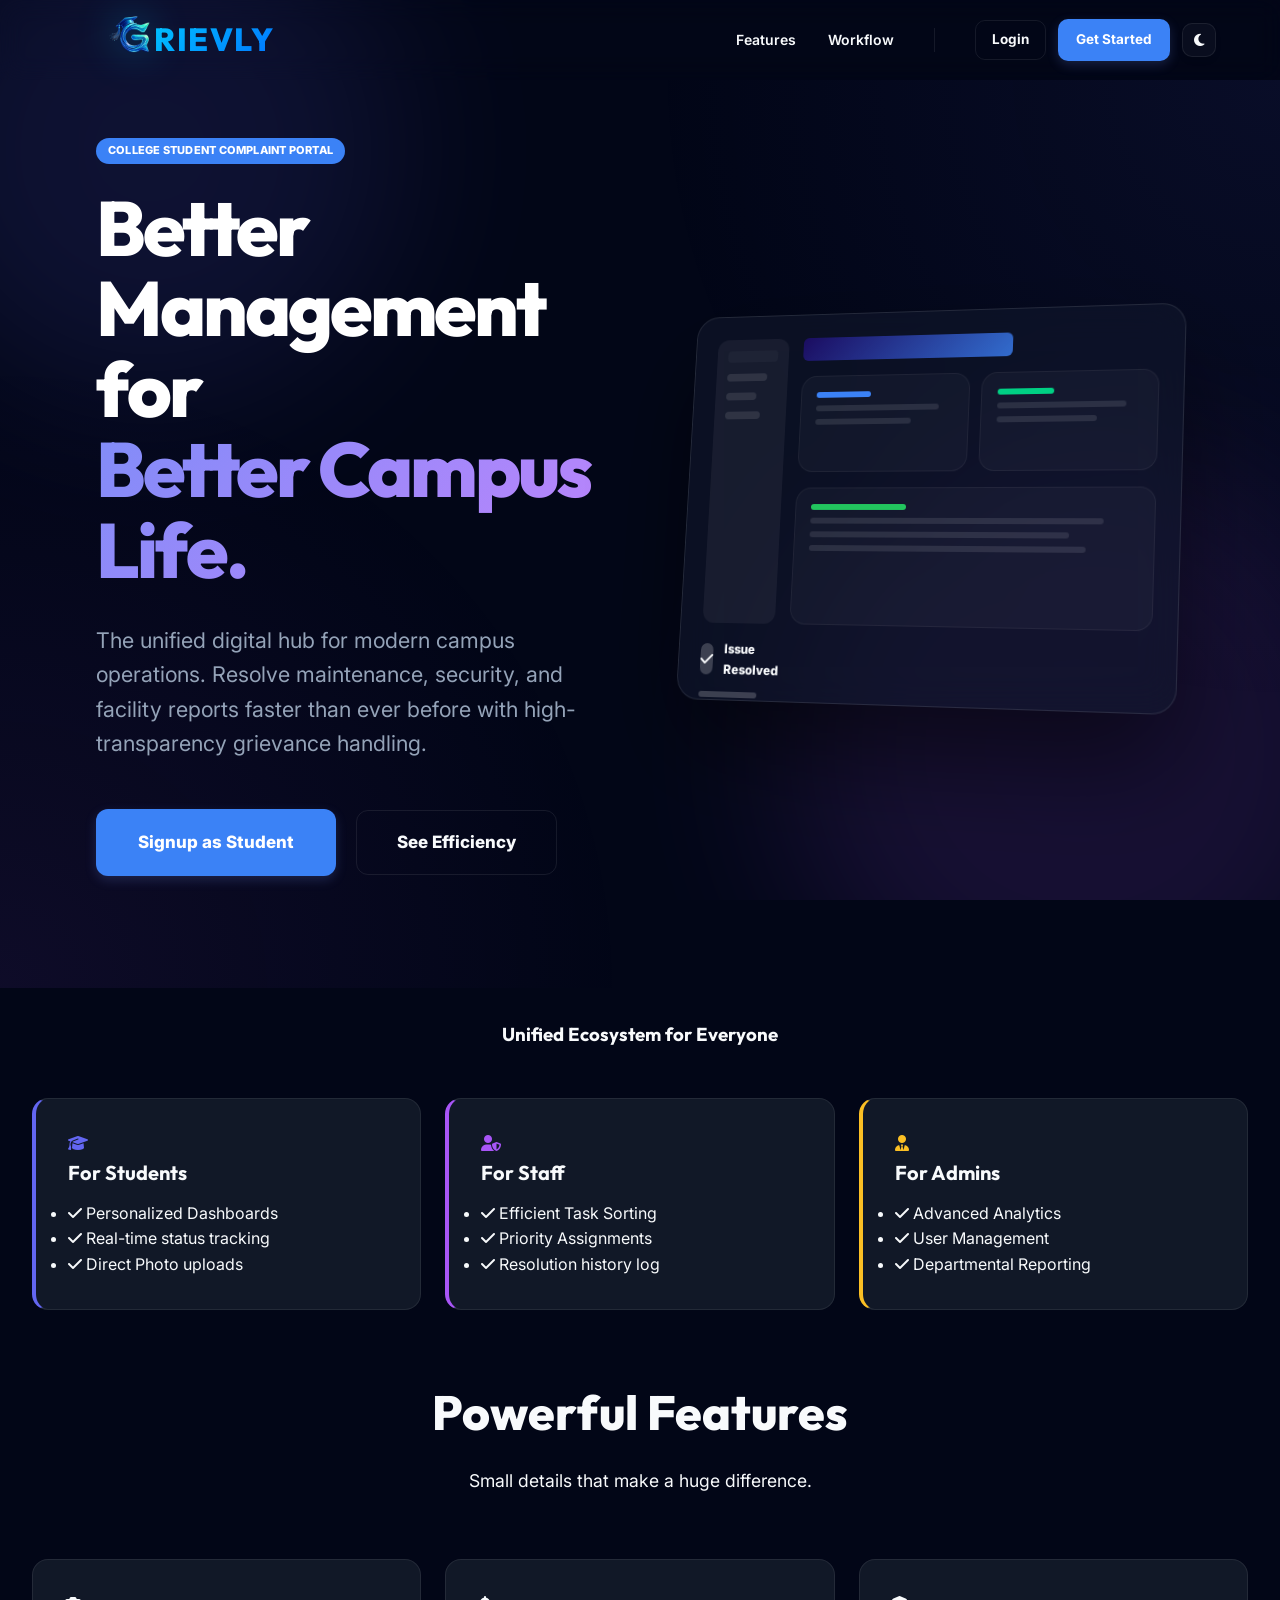
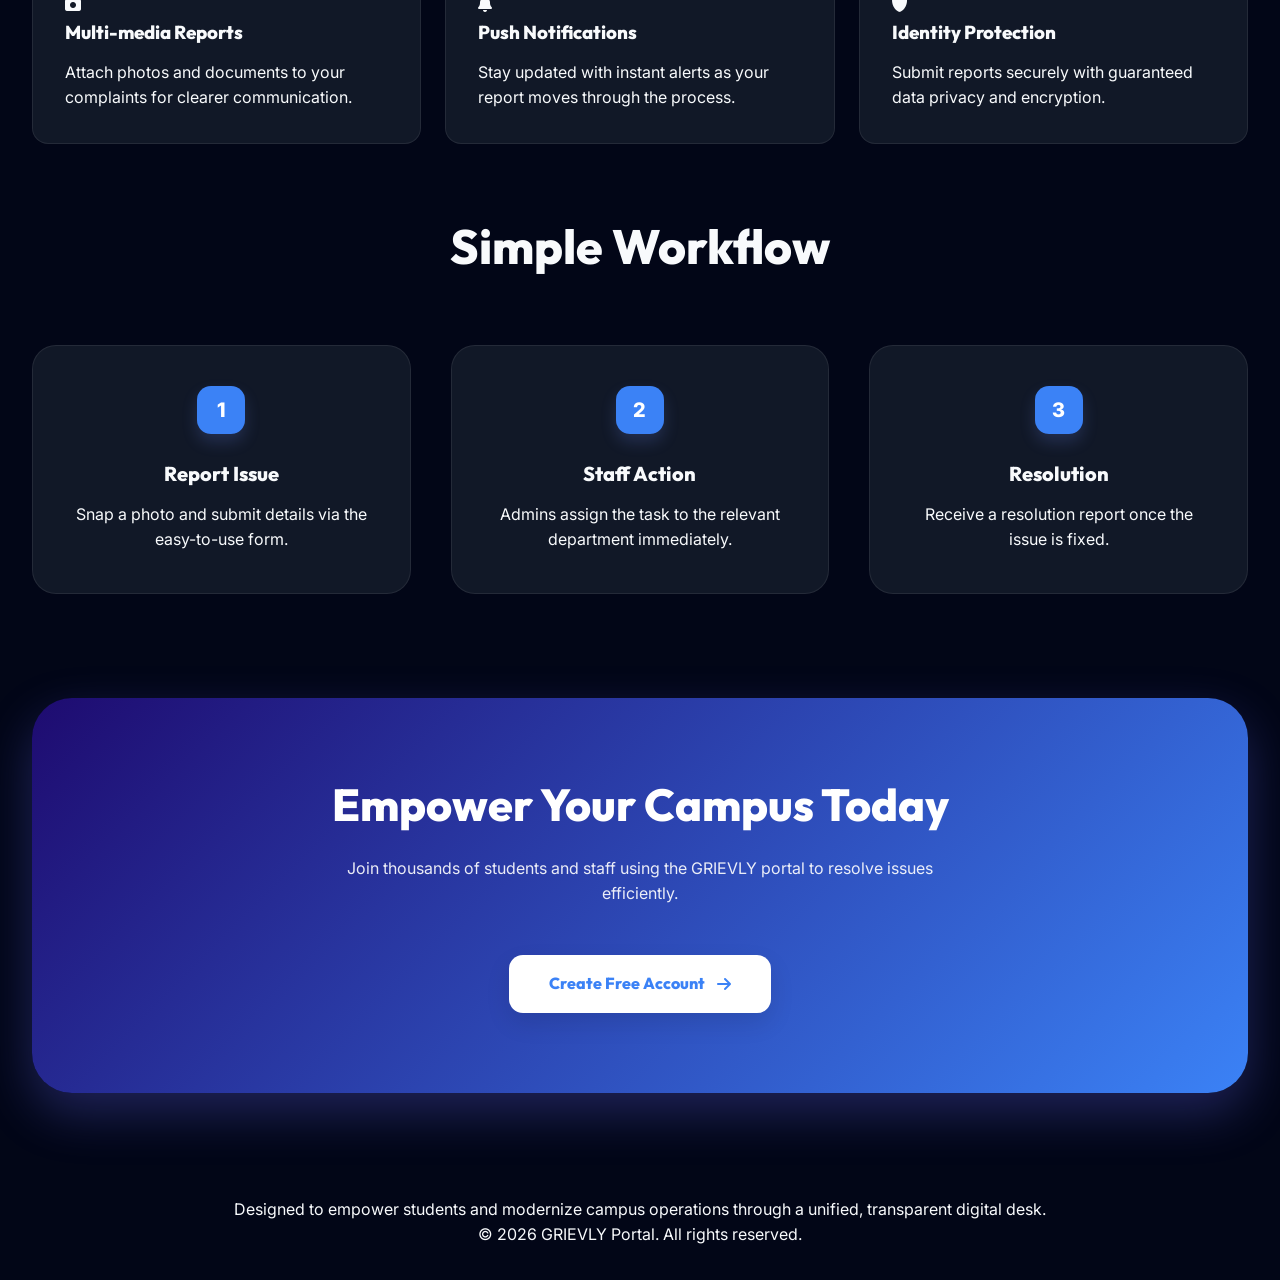
<file: index.html>
<!DOCTYPE html>
<html lang="en" data-theme="dark">

<head>
    <meta charset="UTF-8">
    <meta name="viewport" content="width=device-width, initial-scale=1.0">
    <title>GRIEVLY | College Student Complaint Portal</title>
    <link rel="stylesheet" href="https://cdnjs.cloudflare.com/ajax/libs/font-awesome/6.4.2/css/all.min.css">
    <link rel="stylesheet" href="css/style.css">
    <link
        href="https://fonts.googleapis.com/css2?family=Inter:wght@400;500;600;700&family=Outfit:wght@400;600;800&display=swap"
        rel="stylesheet">
    <script src="js/config.js"></script>
    <script>UI.initTheme();</script>
</head>

<body>

    <!-- Ambient Blobs -->
    <div class="ambient-bg">
        <div class="blob blob-1"></div>
        <div class="blob blob-2"></div>
    </div>

    <!-- Navigation -->
    <nav class="navbar">
        <div class="content flex-between">
            <div class="logo flex-center" style="cursor: pointer;" onclick="window.location.href='index.html'">
                <img src="assets/G-Logo-V2.png" alt="GLogo" class="logo-image">
                <span class="brand-text">RIEVLY</span>
            </div>

            <button class="mobile-toggle" id="mobile-toggle">
                <i class="fa-solid fa-bars"></i>
            </button>

            <div class="nav-links flex-center gap-32" id="nav-links">
                <a href="#features" class="nav-item">Features</a>
                <a href="#how-it-works" class="nav-item">Workflow</a>

                <!-- Mobile Theme Toggle -->
                <div class="nav-item mobile-only flex-between" onclick="UI.toggleTheme()"
                    style="cursor: pointer; width: 100%;">
                    <span>Switch Theme</span>
                    <i class="fa-solid fa-moon theme-icon-mobile"></i>
                </div>

                <div class="nav-divider"></div>
                <div class="nav-actions flex-center gap-12">
                    <a href="pages/login-v2.html" class="btn btn-secondary">Login</a>
                    <a href="pages/login-v2.html?mode=signup" class="btn btn-primary">Get Started</a>
                    <button class="theme-toggle" onclick="UI.toggleTheme()" id="themeBtn">
                        <i class="fa-solid fa-moon"></i>
                    </button>
                </div>
            </div>

        </div>
    </nav>

    <main>
        <!-- Hero Section -->
        <section class="hero-section">
            <div class="content">
                <div class="hero-layout">
                    <div class="hero-content">
                        <div class="badge badge-indigo"
                            style="margin-bottom: 24px; background: var(--primary); color: #fff;">COLLEGE STUDENT
                            COMPLAINT PORTAL</div>
                        <h1 class="hero-title">Better Management for <br><span>Better Campus Life.</span></h1>
                        <p class="hero-subtitle">
                            The unified digital hub for modern campus operations. Resolve maintenance, security, and
                            facility reports faster than ever before with high-transparency grievance handling.
                        </p>
                        <div class="hero-buttons">
                            <a href="pages/login-v2.html?mode=signup" class="btn btn-primary btn-hero">Signup as
                                Student</a>
                            <a href="#how-it-works" class="btn btn-secondary btn-hero">See Efficiency</a>
                        </div>
                    </div>
                    <div class="hero-visual">
                        <div class="dashboard-mockup">
                            <div class="mockup-sidebar">
                                <div class="mockup-item" style="width: 100%; height: 12px; opacity: 0.3;"></div>
                                <div class="mockup-item" style="width: 80%;"></div>
                                <div class="mockup-item" style="width: 60%;"></div>
                                <div class="mockup-item" style="width: 70%;"></div>
                            </div>
                            <div class="mockup-main">
                                <div class="mockup-header"></div>
                                <div class="mockup-grid">
                                    <div class="mockup-card">
                                        <div class="mockup-line" style="width: 40%; background: var(--primary);"></div>
                                        <div class="mockup-line" style="width: 90%;"></div>
                                        <div class="mockup-line" style="width: 70%;"></div>
                                    </div>
                                    <div class="mockup-card">
                                        <div class="mockup-line" style="width: 40%; background: var(--accent);"></div>
                                        <div class="mockup-line" style="width: 90%;"></div>
                                        <div class="mockup-line" style="width: 70%;"></div>
                                    </div>
                                </div>
                                <div class="mockup-card" style="height: 140px; margin-top: auto;">
                                    <div class="mockup-line" style="width: 30%; background: var(--success);"></div>
                                    <div class="mockup-line" style="width: 90%;"></div>
                                    <div class="mockup-line" style="width: 80%;"></div>
                                    <div class="mockup-line" style="width: 85%;"></div>
                                </div>
                            </div>
                            <div class="mockup-floating-card">
                                <div style="display: flex; align-items: center; gap: 12px; margin-bottom: 12px;">
                                    <div
                                        style="width: 32px; height: 32px; border-radius: 8px; background: rgba(255,255,255,0.2); display: flex; align-items: center; justify-content: center;">
                                        <i class="fa-solid fa-check"></i></div>
                                    <span style="font-weight: 800; font-size: 13px;">Issue Resolved</span>
                                </div>
                                <div
                                    style="height: 6px; width: 80%; background: rgba(255,255,255,0.2); border-radius: 3px;">
                                </div>
                            </div>
                        </div>
                    </div>
                </div>
            </div>
        </section>


        <!-- Role Ecosystem Section -->
        <section class="section-spacing">
            <div class="content">
                <div class="text-center" style="margin-bottom: 48px;">
                    <h3 class="heading-3">Unified Ecosystem for Everyone</h3>
                </div>
                <div class="grid-3">
                    <div class="feature-card role-card" style="border-left: 4px solid #6366f1;">
                        <div class="feature-icon-box" style="color: #6366f1;"><i class="fa-solid fa-graduation-cap"></i>
                        </div>
                        <h4 style="margin-bottom: 12px; font-weight: 700; font-size: 20px;">For Students</h4>
                        <ul class="role-list">
                            <li><i class="fa-solid fa-check"></i> Personalized Dashboards</li>
                            <li><i class="fa-solid fa-check"></i> Real-time status tracking</li>
                            <li><i class="fa-solid fa-check"></i> Direct Photo uploads</li>
                        </ul>
                    </div>
                    <div class="feature-card role-card" style="border-left: 4px solid #a855f7;">
                        <div class="feature-icon-box" style="color: #a855f7;"><i class="fa-solid fa-user-shield"></i>
                        </div>
                        <h4 style="margin-bottom: 12px; font-weight: 700; font-size: 20px;">For Staff</h4>
                        <ul class="role-list">
                            <li><i class="fa-solid fa-check"></i> Efficient Task Sorting</li>
                            <li><i class="fa-solid fa-check"></i> Priority Assignments</li>
                            <li><i class="fa-solid fa-check"></i> Resolution history log</li>
                        </ul>
                    </div>
                    <div class="feature-card role-card" style="border-left: 4px solid #fbbf24;">
                        <div class="feature-icon-box" style="color: #fbbf24;"><i class="fa-solid fa-user-tie"></i></div>
                        <h4 style="margin-bottom: 12px; font-weight: 700; font-size: 20px;">For Admins</h4>
                        <ul class="role-list">
                            <li><i class="fa-solid fa-check"></i> Advanced Analytics</li>
                            <li><i class="fa-solid fa-check"></i> User Management</li>
                            <li><i class="fa-solid fa-check"></i> Departmental Reporting</li>
                        </ul>
                    </div>
                </div>
            </div>
        </section>

        <!-- Features -->
        <section id="features" class="section-spacing">
            <div class="content">
                <div class="text-center" style="margin-bottom: 64px;">
                    <h2 class="heading-2"
                        style="font-size: clamp(2rem, 4vw, 3rem); font-weight: 800; margin-bottom: 16px;">Powerful
                        Features</h2>
                    <p class="text-muted" style="font-size: 1.1rem;">Small details that make a huge difference.</p>
                </div>
                <div class="grid-3">
                    <div class="feature-card">
                        <div class="feature-icon-box"><i class="fa-solid fa-camera"></i></div>
                        <h3 style="font-weight: 800; margin-bottom: 12px;">Multi-media Reports</h3>
                        <p class="text-muted">Attach photos and documents to your complaints for clearer
                            communication.</p>
                    </div>
                    <div class="feature-card">
                        <div class="feature-icon-box"><i class="fa-solid fa-bell"></i></div>
                        <h3 style="font-weight: 800; margin-bottom: 12px;">Push Notifications</h3>
                        <p class="text-muted">Stay updated with instant alerts as your report moves through
                            the process.</p>
                    </div>
                    <div class="feature-card">
                        <div class="feature-icon-box"><i class="fa-solid fa-shield"></i></div>
                        <h3 style="font-weight: 800; margin-bottom: 12px;">Identity Protection</h3>
                        <p class="text-muted">Submit reports securely with guaranteed data privacy and
                            encryption.</p>
                    </div>
                </div>
            </div>
        </section>

        <!-- Steps -->
        <section id="how-it-works" class="section-spacing">
            <div class="content">
                <div class="text-center" style="margin-bottom: 60px;">
                    <h2 class="heading-2" style="font-size: clamp(2rem, 4vw, 3rem); font-weight: 800;">Simple Workflow
                    </h2>
                </div>
                <div class="steps-container">
                    <div class="step-item">
                        <div class="step-number">1</div>
                        <h4 style="margin-bottom: 12px; font-weight: 800; font-size: 20px;">Report Issue</h4>
                        <p class="text-muted">Snap a photo and submit details via the
                            easy-to-use form.</p>
                    </div>
                    <div class="step-item">
                        <div class="step-number">2</div>
                        <h4 style="margin-bottom: 12px; font-weight: 800; font-size: 20px;">Staff Action</h4>
                        <p class="text-muted">Admins assign the task to the relevant
                            department immediately.</p>
                    </div>
                    <div class="step-item">
                        <div class="step-number">3</div>
                        <h4 style="margin-bottom: 12px; font-weight: 800; font-size: 20px;">Resolution</h4>
                        <p class="text-muted">Receive a resolution report once the issue
                            is fixed.</p>
                    </div>
                </div>
            </div>
        </section>

        <!-- Final CTA Box -->
        <section class="content">
            <div class="cta-box">
                <div class="cta-content">
                    <h2 class="heading-2" style="margin-bottom: 24px;">Empower Your Campus Today</h2>
                    <p class="text-lg"
                        style="margin-bottom: 48px; max-width: 600px; margin-left: auto; margin-right: auto; opacity: 0.9;">
                        Join thousands of students and staff using the GRIEVLY portal to resolve issues efficiently.
                    </p>
                    <a href="pages/login-v2.html?mode=signup" class="btn-premium">Create Free Account <i
                            class="fa-solid fa-arrow-right"></i></a>
                </div>
            </div>
        </section>
    </main>

    <footer class="footer">
        <div class="content flex-col-center text-center">
            <p class="text-muted footer-text">
                Designed to empower students and modernize campus operations through a unified, transparent digital
                desk.
            </p>
            <div class="footer-copyright">
                &copy; 2026 GRIEVLY Portal. All rights reserved.
            </div>
        </div>
    </footer>

    <script>
        // Initialize on load
        document.addEventListener('DOMContentLoaded', () => {
            // Mobile Menu Logic
            const menuBtn = document.getElementById("mobile-toggle");
            const navLinks = document.getElementById("nav-links");

            menuBtn?.addEventListener("click", (e) => {
                e.stopPropagation(); // Prevent document click from immediately closing it
                navLinks.classList.toggle("active");
                const icon = menuBtn.querySelector("i");
                if (icon) {
                    icon.classList.toggle("fa-bars");
                    icon.classList.toggle("fa-times");
                }
            });

            // Auto-close on link click
            document.querySelectorAll(".nav-item, .nav-links .btn").forEach(link => {
                link.addEventListener("click", () => {
                    navLinks?.classList.remove("active");
                    const icon = menuBtn?.querySelector("i");
                    if (icon) {
                        icon.classList.add("fa-bars");
                        icon.classList.remove("fa-times");
                    }
                });
            });

            // Close on click outside
            document.addEventListener("click", (e) => {
                if (navLinks?.classList.contains("active") && !navLinks.contains(e.target) && !menuBtn.contains(e.target)) {
                    navLinks.classList.remove("active");
                    const icon = menuBtn?.querySelector("i");
                    if (icon) {
                        icon.classList.add("fa-bars");
                        icon.classList.remove("fa-times");
                    }
                }
            });
        });
    </script>
</body>

</html>
</file>
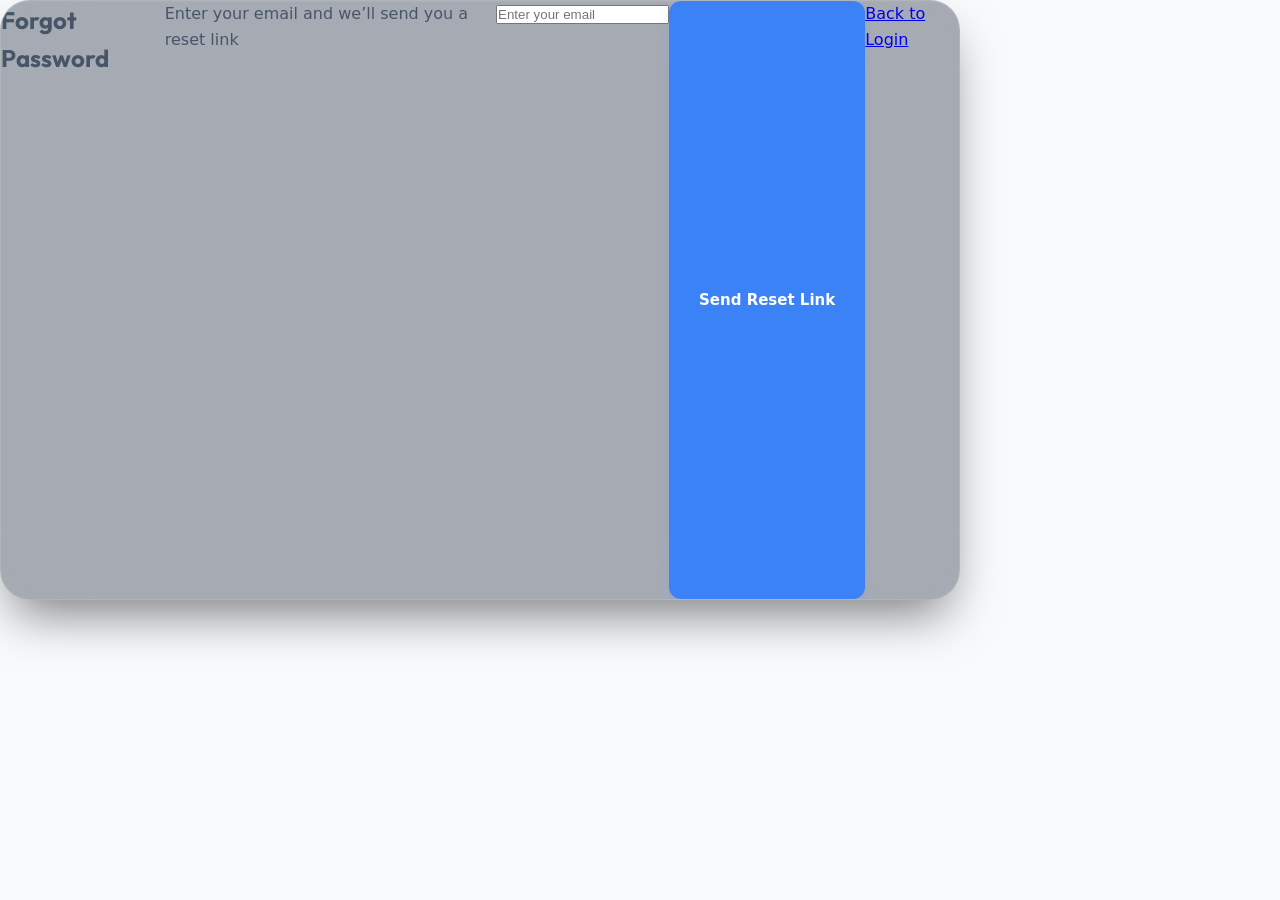
<file: pages/forgot-password.html>
<!DOCTYPE html>
<html lang="en">

<head>
    <meta charset="UTF-8">
    <meta name="viewport" content="width=device-width, initial-scale=1.0">
    <title>Forgot Password - Smart Complaint</title>

    <link rel="stylesheet" href="../css/style.css">
</head>

<body>

    <div class="auth-card">
        <h2>Forgot Password</h2>
        <p>Enter your email and we’ll send you a reset link</p>

        <div class="input-group">
            <input type="email" id="email" placeholder="Enter your email">
        </div>

        <button class="btn-primary" onclick="sendReset()">Send Reset Link</button>

        <div class="back-link">
            <a href="login-v2.html">Back to Login</a>
        </div>
    </div>

    <script>
        function sendReset() {
            const email = document.getElementById("email").value;

            if (email === "") {
                alert("Please enter your email");
                return;
            }

            alert("Reset link sent to your email (demo)");
        }
    </script>

</body>

</html>
</file>
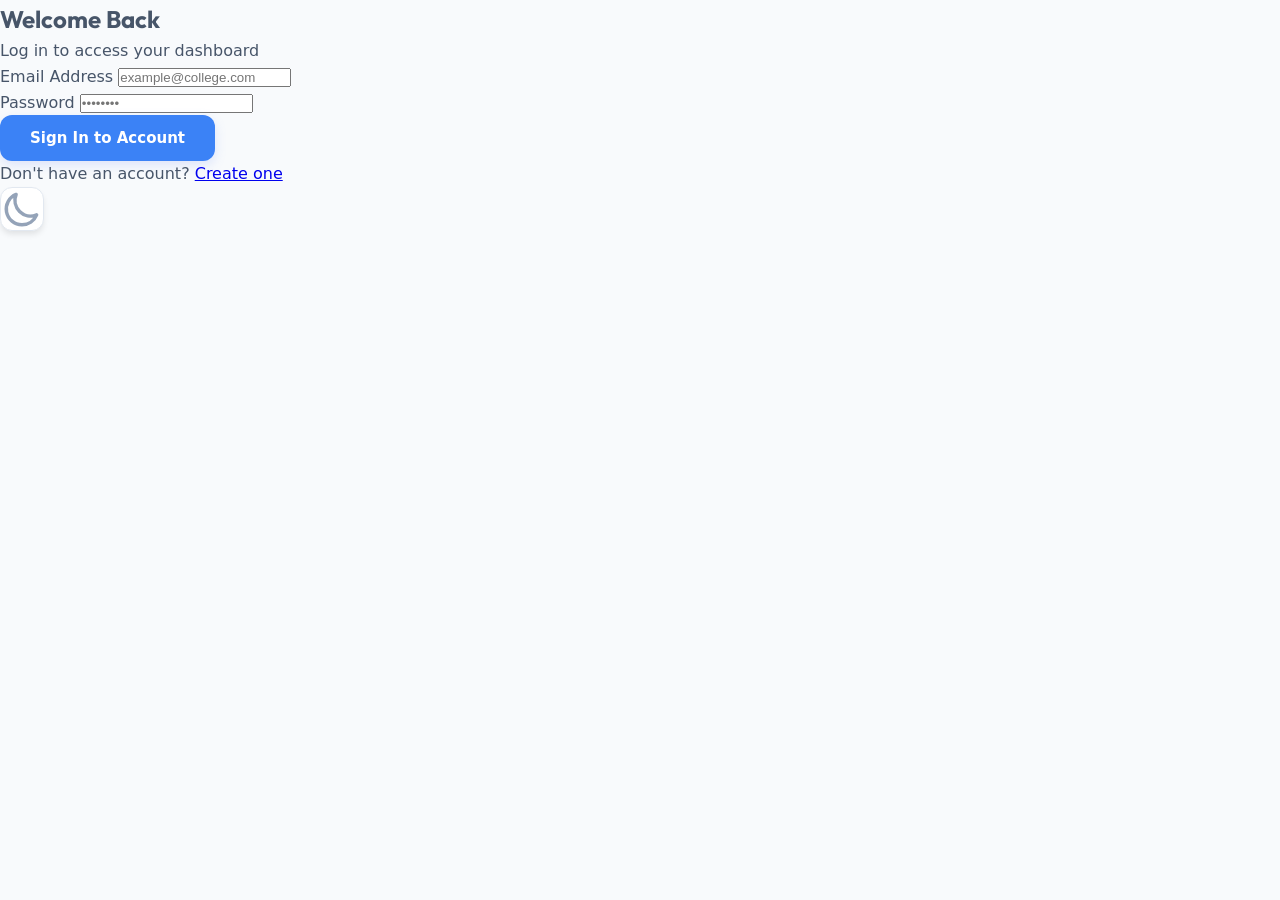
<file: pages/login.html>
<!DOCTYPE html>
<html lang="en">

<head>
    <meta charset="UTF-8">
    <meta name="viewport" content="width=device-width, initial-scale=1.0">
    <title>Login | Smart Complaint System</title>
    <link rel="stylesheet" href="../css/style.css">
    <script>
        (function () {
            const saved = localStorage.getItem('theme') || 'light';
            document.documentElement.setAttribute('data-theme', saved);
        })();
    </script>
</head>

<body class="login-body">
    <div class="login-card">
        <h2>Welcome Back</h2>
        <p>Log in to access your dashboard</p>

        <form onsubmit="handleLogin(event)">
            <div class="input-group">
                <label>Email Address</label>
                <input type="email" id="email" placeholder="example@college.com" required>
            </div>

            <div class="input-group">
                <label>Password</label>
                <input type="password" id="password" placeholder="••••••••" required>
            </div>

            <button type="submit" class="btn-primary" id="login-btn">Sign In to Account</button>

            <div class="auth-footer">
                <p>Don't have an account? <a href="signup.html">Create one</a></p>
            </div>
        </form>
    </div>

    <script>
        async function handleLogin(e) {
            e.preventDefault();
            const btn = document.getElementById("login-btn");
            const email = document.getElementById("email").value;
            const password = document.getElementById("password").value;

            btn.disabled = true;
            btn.innerHTML = "Authenticating...";

            try {
                const response = await fetch("https://complaint-backend-5rdk.onrender.com/api/auth/login", {
                    method: "POST",
                    headers: { "Content-Type": "application/json" },
                    body: JSON.stringify({ email, password })
                });

                if (response.ok) {
                    const data = await response.json();
                    sessionStorage.setItem("userEmail", data.email);
                    sessionStorage.setItem("userRole", data.role);

                    if (data.role === "ADMIN") {
                        window.location.href = "admin_dashboard.html";
                    } else if (data.role === "STAFF") {
                        window.location.href = "staff_dashboard.html";
                    } else {
                        window.location.href = "student_dashboard.html";
                    }
                } else {
                    const errorMsg = await response.text();
                    alert("Login Failed: " + errorMsg);
                    btn.disabled = false;
                    btn.innerHTML = "Sign In to Account";
                }
            } catch (err) {
                console.error(err);
                alert("Server error! Backend check kijiye.");
                btn.disabled = false;
                btn.innerHTML = "Sign In to Account";
            }
        }

        function toggleTheme() {
            const current = document.documentElement.getAttribute('data-theme');
            const next = current === 'dark' ? 'light' : 'dark';
            document.documentElement.setAttribute('data-theme', next);
            localStorage.setItem('theme', next);
            updateThemeIcon(next);
        }
        function updateThemeIcon(theme) {
            const icon = document.getElementById('themeIcon');
            if (theme === 'dark') {
                icon.innerHTML = '<path stroke-linecap="round" stroke-linejoin="round" stroke-width="2" d="M12 3v1m0 16v1m9-9h-1M4 12H3m15.364 6.364l-.707-.707M6.343 6.343l-.707-.707m12.728 0l-.707.707M6.343 17.657l-.707.707M16 12a4 4 0 11-8 0 4 4 0 018 0z"></path>';
            } else {
                icon.innerHTML = '<path stroke-linecap="round" stroke-linejoin="round" stroke-width="2" d="M20.354 15.354A9 9 0 018.646 3.646 9.003 9.003 0 0012 21a9.003 9.003 0 008.354-5.646z"></path>';
            }
        }
        window.addEventListener('DOMContentLoaded', () => {
            updateThemeIcon(document.documentElement.getAttribute('data-theme'));
        });
    </script>

    <button class="theme-toggle" onclick="toggleTheme()" id="themeToggleBtn" title="Toggle Dark/Light Mode">
        <svg id="themeIcon" fill="none" stroke="currentColor" viewBox="0 0 24 24">
            <path stroke-linecap="round" stroke-linejoin="round" stroke-width="2"
                d="M20.354 15.354A9 9 0 018.646 3.646 9.003 9.003 0 0012 21a9.003 9.003 0 008.354-5.646z"></path>
        </svg>
    </button>
</body>

</html>
</file>
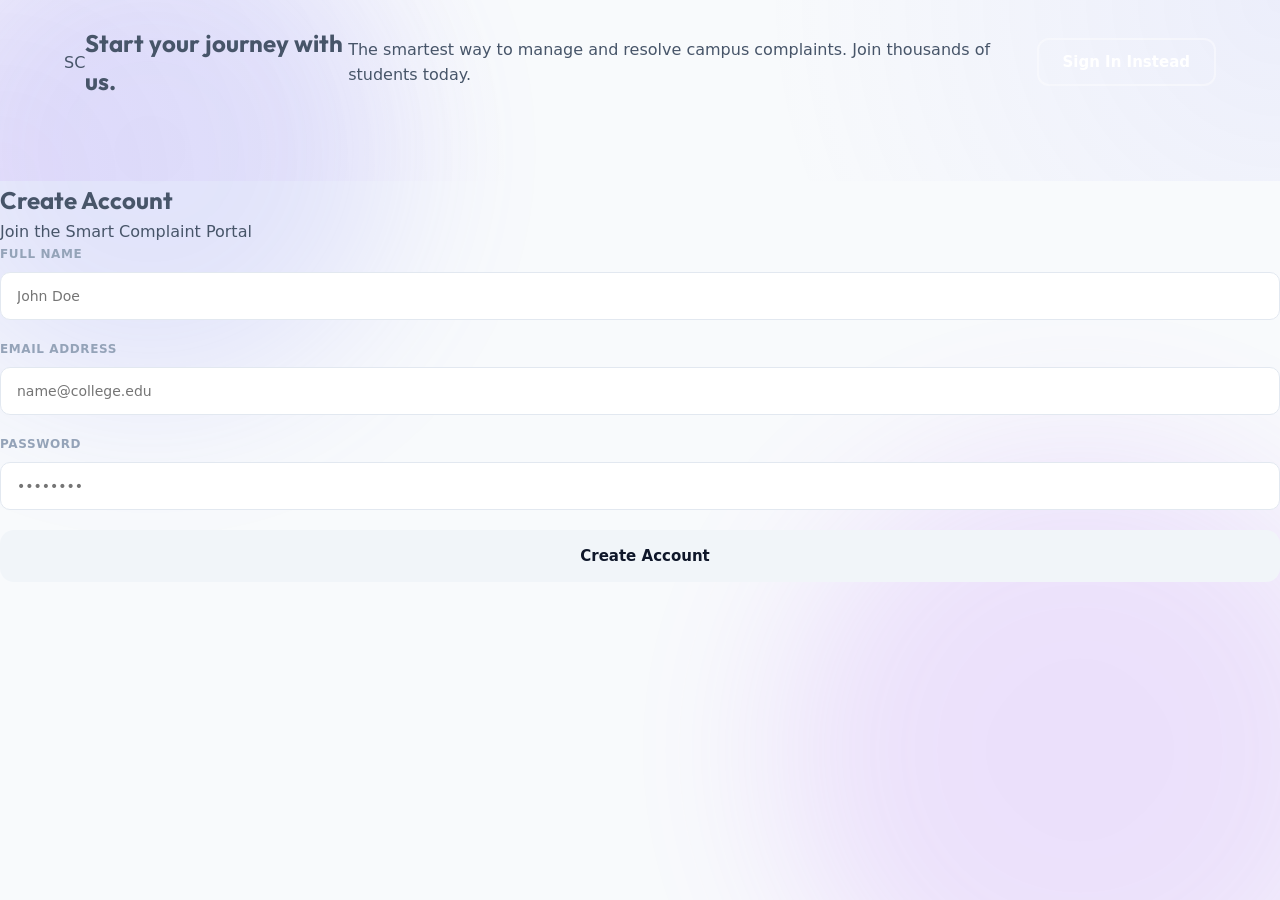
<file: pages/signup.html>
<!DOCTYPE html>
<html lang="en">

<head>
    <meta charset="UTF-8">
    <meta name="viewport" content="width=device-width, initial-scale=1.0">
    <title>Sign Up | Smart Complaint System</title>
    <!-- Fonts -->
    <link rel="preconnect" href="https://fonts.googleapis.com">
    <link rel="preconnect" href="https://fonts.gstatic.com" crossorigin>
    <link href="https://fonts.googleapis.com/css2?family=Plus+Jakarta+Sans:wght@400;500;600;700;800&display=swap"
        rel="stylesheet">

    <!-- Unified CSS Architecture -->
    <link rel="stylesheet" href="../css/style.css">
</head>

<body>

    <div class="ambient-bg">
        <div class="blob blob-1"></div>
        <div class="blob blob-2"></div>
    </div>

    <div class="auth-wrapper">
        <section class="hero-section">
            <div class="logo-box"><span>SC</span></div>
            <h1>Start your journey with us.</h1>
            <p>The smartest way to manage and resolve campus complaints. Join thousands of students today.</p>
            <a href="login-v2.html" class="btn-outline">Sign In Instead</a>
        </section>

        <section class="form-section">
            <div class="form-header">
                <h2>Create Account</h2>
                <p>Join the Smart Complaint Portal</p>
            </div>

            <form id="signupForm" onsubmit="handleSignup(event)">
                <div class="form-group">
                    <label>Full Name</label>
                    <input type="text" id="name" class="input-control" placeholder="John Doe" required>
                </div>

                <div class="form-group">
                    <label>Email Address</label>
                    <input type="email" id="email" class="input-control" placeholder="name@college.edu" required>
                </div>

                <div class="form-group">
                    <label>Password</label>
                    <input type="password" id="password" class="input-control" placeholder="••••••••" minlength="6"
                        required>
                </div>

                <button type="submit" class="btn-submit" id="submitBtn">
                    <span class="spinner" id="spinner"></span>
                    <span id="btnText">Create Account</span>
                </button>
            </form>
        </section>
    </div>

    <script>
        async function handleSignup(e) {
            e.preventDefault();
            const btn = document.getElementById("submitBtn");
            const spinner = document.getElementById("spinner");
            const btnText = document.getElementById("btnText");
            const name = document.getElementById("name").value.trim();
            const email = document.getElementById("email").value.trim();
            const password = document.getElementById("password").value.trim();

            btn.disabled = true;
            spinner.style.display = "block";
            btnText.textContent = "Creating Account...";

            try {
                const response = await fetch("http://127.0.0.1:8080/api/auth/signup", {
                    method: "POST",
                    headers: { "Content-Type": "application/json" },
                    body: JSON.stringify({ name, email, password })
                });

                const data = await response.text();

                if (response.ok) {
                    btnText.textContent = "Account Created!";
                    btn.style.background = "#22c55e";
                    btn.style.color = "#fff";
                    setTimeout(() => window.location.href = "login-v2.html", 1000);
                } else {
                    alert(data || "Signup failed!");
                    btn.disabled = false;
                    spinner.style.display = "none";
                    btnText.textContent = "Create Account";
                }
            } catch (err) {
                console.error(err);
                alert("Server error! Please check if backend is running.");
                btn.disabled = false;
                spinner.style.display = "none";
                btnText.textContent = "Create Account";
            }
        }
    </script>
</body>

</html>
</file>
<file: css/style.css>
@import url('https://fonts.googleapis.com/css2?family=Plus+Jakarta+Sans:wght@400;500;600;700;800&display=swap');
@import url('https://fonts.googleapis.com/css2?family=Outfit:wght@300;400;500;600;700;800&display=swap');

:root {
    /* --- Universal Design System (Light Mode) --- */
    --bg-main: #f8fafc;
    --bg-main-rgb: 248, 250, 252;
    --bg-sidebar: #ffffff;
    --bg-card: #ffffff;
    --bg-input: #ffffff;
    --surface: #ffffff;
    --border: #e2e8f0;

    --primary: #3b82f6;
    --primary-hover: #2563eb;
    --primary-light: rgba(112, 139, 244, 0.1);
    --primary-glow: rgba(112, 139, 244, 0.2);
    --accent: #10b981;
    --accent-hover: #059669;

    --text-main: #475569;
    --text-strong: #0f172a;
    --text-muted: #94a3b8;

    --navbar-bg: rgba(255, 255, 255, 0.8);
    --navbar-border: rgba(0, 0, 0, 0.05);
    --gradient-premium: linear-gradient(90deg, #3b82f6, #06b6d4);

    /* Status Tokens */
    --success: #22c55e;
    --warning: #f59e0b;
    --danger: #ef4444;
    --info: #3b82f6;

    /* Architecture Tokens */
    --sidebar-width: 16.25rem;
    /* 260px */
    --navbar-height: 4.5rem;
    /* 72px */
    --radius-sm: 0.375rem;
    /* 6px */
    --radius-md: 0.625rem;
    /* 10px */
    --radius-lg: 1rem;
    /* 16px */
    --radius-xl: 1.75rem;
    /* 28px */
    --radius-full: 9999px;
    --transition-speed: 0.3s;
    --transition-ease: ease-in-out;
    --transition: var(--transition-speed) var(--transition-ease);
    --transition-slow: 0.5s cubic-bezier(0.645, 0.045, 0.355, 1);

    /* Shadows */
    --shadow-sm: 0 1px 2px 0 rgb(0 0 0 / 0.05);
    --shadow-md: 0 4px 6px -1px rgb(0 0 0 / 0.1);
    --shadow-lg: 0 10px 15px -3px rgb(0 0 0 / 0.1);
    --shadow-xl: 0 25px 50px -12px rgba(0, 0, 0, 0.1);


    /* Landing Page Specific */
    --hero-gradient: linear-gradient(135deg, #1e0b70 0%, #3b82f6 100%);
}

[data-theme="dark"] {
    /* --- Premium Dark Mode (Azure & Neon) --- */
    --bg-main: #020617;
    --bg-main-rgb: 2, 6, 23;
    --bg-sidebar: rgba(10, 15, 30, 0.85);
    --bg-card: #0f172a;
    --bg-input: #1e293b;
    --surface: #0f172a;
    --border: rgba(255, 255, 255, 0.05);

    --accent: #00d084;
    --accent-hover: #00ffa3;

    --text-main: #94a3b8;
    --text-strong: #e5e7eb;
    --text-muted: #64748b;

    --navbar-bg: rgba(10, 15, 30, 0.7);
    --navbar-border: rgba(255, 255, 255, 0.05);
    --gradient-premium: linear-gradient(90deg, #00ffa3, #00d084);
}

/* --- Modern Navbar (Premium Glassmorphism) --- */
.navbar {
    position: fixed;
    top: 0;
    left: 0;
    width: 100%;
    z-index: 1000;
    height: 80px;
    /* Increased for larger logo */
    padding: 0 5%;
    background: var(--navbar-bg);
    backdrop-filter: blur(12px);
    -webkit-backdrop-filter: blur(12px);
    border-bottom: 1px solid var(--navbar-border);
    display: flex;
    align-items: center;
    justify-content: space-between;
}

main {
    padding-top: 80px;
    /* Offset for fixed navbar */
}

/* --- Premium Logo Layout --- */
.logo,
.flex-center,
.logo-container {
    display: flex;
    align-items: center;
    gap: 0;
    /* Reset gap to 0, use margins for overlap */
    cursor: pointer;
    transition: all 0.3s ease;
    width: fit-content;
    /* Ensure it doesn't spread out */
}

.wordmark-logo {
    height: 80px;
    /* Refined height for the wordmark */
    width: auto;
    object-fit: contain;
    filter: drop-shadow(0 0 10px rgba(59, 130, 246, 0.4));
    transition: all 0.4s cubic-bezier(0.4, 0, 0.2, 1);
    animation: neonPulse 3s infinite alternate ease-in-out;
}

.wordmark-logo:hover {
    transform: scale(1.05);
    filter: drop-shadow(0 0 20px rgba(6, 182, 212, 0.6));
}

@keyframes neonPulse {
    0% {
        filter: drop-shadow(0 0 8px rgba(59, 130, 246, 0.3));
    }

    100% {
        filter: drop-shadow(0 0 16px rgba(6, 182, 212, 0.5));
    }
}

/* --- Responsive Design (Mobile First) --- */
@media (max-width: 768px) {
    .wordmark-logo {
        height: 48px;
    }
}

[data-theme="dark"] {
    --bg-main: #020617;
    --bg-main-rgb: 2, 6, 23;
    --bg-sidebar: #0f172a;
    --bg-card: #111827;
    --bg-input: #1e293b;
    --bg-hover: rgba(255, 255, 255, 0.03);
    --surface: #111827;

    --text-main: #f8fafc;
    --text-strong: #ffffff;
    --text-muted: #94a3b8;
    --border: rgba(255, 255, 255, 0.08);
    --glass-border: rgba(255, 255, 255, 0.05);

    --primary-light: rgba(99, 102, 241, 0.15);
    --shadow-lg: 0 10px 40px rgba(0, 0, 0, 0.4);
    --shadow-xl: 0 25px 50px -12px rgba(0, 0, 0, 0.5);
}

/* --- Base Reset --- */
* {
    box-sizing: border-box;
    margin: 0;
    padding: 0;
}

html,
body {
    overflow-x: hidden;
    width: 100%;
}


body {
    font-family: 'Inter', system-ui, -apple-system, sans-serif;
    background-color: var(--bg-main);
    color: var(--text-main);
    line-height: 1.6;
    font-weight: 400;
    -webkit-font-smoothing: antialiased;
    min-height: 100vh;
    overflow-x: hidden;
    transition: background-color 0.4s ease, color 0.4s ease;
    animation: pageFadeIn 0.4s ease-out;
}

@keyframes pageFadeIn {
    from {
        opacity: 0;
        transform: translateY(5px);
    }

    to {
        opacity: 1;
        transform: translateY(0);
    }
}
h1, h2, h3, h4, h5, h6, .btn, .btn-premium {
    font-family: 'Outfit', sans-serif;
}

.brand-text {
    font-family: 'Outfit', sans-serif;
    font-size: 32px;
    font-weight: 800;
    background: linear-gradient(135deg, #00c6ff 0%, #0072ff 100%);
    -webkit-background-clip: text;
    background-clip: text;
    -webkit-text-fill-color: transparent;
    letter-spacing: 1.5px;
    margin-left: -18px;
}

.logo-image {
    height: 72px;
    width: auto;
    flex-shrink: 0;
    filter: drop-shadow(0px 0px 20px rgba(0, 198, 255, 0.4));
    transform: translateX(12px) translateY(-4px);
    transition: all 0.3s ease;
}

a {
    transition: var(--transition);
}

/* --- Responsive Grid Controllers --- */
.responsive-grid-2 {
    display: grid;
    grid-template-columns: 1.2fr 0.8fr;
    gap: 32px;
}

.responsive-grid-split {
    display: grid;
    grid-template-columns: 1.2fr 1fr;
    gap: 24px;
}

@media (max-width: 1024px) {

    .responsive-grid-2,
    .responsive-grid-split {
        grid-template-columns: 1fr;
    }
}

/* --- Layout Components --- */
.sidebar {
    width: var(--sidebar-width);
    background-color: var(--bg-sidebar);
    height: 100vh;
    position: fixed;
    left: 0;
    top: 0;
    z-index: 100;
    display: flex;
    flex-direction: column;
    border-right: 1px solid var(--border);
    transition: var(--transition);
}

.sidebar-header {
    height: 100px;
    padding: 0 24px;
    display: flex;
    align-items: center;
    border-bottom: 1px solid var(--border);
}

.logo {
    display: flex;
    align-items: center;
    gap: 0;
    height: 100%;
}

.logo-icon-box {
    width: 48px;
    height: 48px;
    background: var(--primary);
    border-radius: 12px;
    display: flex;
    align-items: center;
    justify-content: center;
    color: white;
    font-size: 22px;
    box-shadow: 0 6px 16px var(--primary-glow);
}

.logo-text {
    font-size: 24px;
    /* Slimmer branding */
    font-weight: 800;
    color: var(--text-strong);
    letter-spacing: -0.5px;
}

.logo-text span {
    color: var(--primary);
}

.logo i {
    color: var(--primary);
}

.sidebar-nav {
    padding: 24px 12px;
    flex: 1;
    overflow-y: auto;
}

.sidebar-nav .nav-item {
    width: calc(100% - 24px);
    display: flex;
    align-items: center;
    padding: 14px 20px;
    color: var(--text-muted);
    text-decoration: none;
    font-size: 14px;
    font-weight: 600;
    border-radius: 14px;
    margin: 4px 12px;
    transition: var(--transition);
    gap: 12px;
    background: transparent;
    border: none;
    cursor: pointer;
    text-align: left;
    outline: none;
    white-space: nowrap;
    overflow: hidden;
}

.sidebar-nav .nav-item i {
    font-size: 18px;
    color: var(--text-muted);
    transition: var(--transition);
    width: 20px;
    text-align: center;
}

.sidebar-nav .nav-item:hover {
    background: var(--bg-hover);
    color: var(--text-strong);
}

.sidebar-nav .nav-item.active {
    background: var(--primary);
    color: white !important;
    box-shadow: 0 8px 20px var(--primary-glow);
}

.sidebar-nav .nav-item.active i {
    color: white !important;
}

.sidebar-footer {
    padding: 24px;
    border-top: 1px solid var(--border);
}

.profile-card {
    padding: 16px;
    background: var(--bg-hover);
    border-radius: 16px;
    margin-top: 8px;
}

.profile-card-top {
    display: flex;
    align-items: center;
    gap: 12px;
    margin-bottom: 12px;
}

.avatar {
    width: 40px;
    height: 40px;
    border-radius: 50%;
    background: var(--primary);
    color: white;
    display: flex;
    align-items: center;
    justify-content: center;
    font-weight: 700;
}

.profile-details {
    display: flex;
    flex-direction: column;
}

.profile-details label {
    font-weight: 700;
    font-size: 14px;
    color: var(--text-strong);
    display: block;
}

.profile-details span {
    font-size: 12px;
    color: var(--text-muted);
}


/* Main Content Area */
.main-wrapper,
.main-content {
    flex: 1;
    margin-left: calc(var(--sidebar-width) + 32px);
    /* Sidebar width + left margin + gap */
    display: flex;
    flex-direction: column;
    width: calc(100% - (var(--sidebar-width) + 32px));
    min-width: 0;
    min-height: 100vh;
}

.navbar,
.navbar,
.top-navbar,
.top-nav {
    display: flex;
    align-items: center;
    justify-content: space-between;
    padding: 24px 32px;
    background: transparent;
    border-bottom: none;
    margin-bottom: 32px;
}

.header-left .view-title {
    font-size: 24px;
    font-weight: 800;
    color: var(--text-strong);
    letter-spacing: -0.02em;
}

.titles-wrapper {
    display: flex;
    flex-direction: column;
    margin-left: 14px;
}

.header-left .view-subtitle {
    font-size: 13px;
    color: var(--text-muted);
    font-weight: 600;
    margin-top: 4px;
}

.header-right {
    display: flex;
    align-items: center;
    gap: 16px;
}

.search-bar {
    position: relative;
    width: 280px;
    background: var(--bg-sidebar);
    border: 1.5px solid var(--border);
    border-radius: var(--radius-md);
    padding: 10px 16px;
    display: flex;
    align-items: center;
    gap: 12px;
    transition: var(--transition);
}

.search-bar:focus-within {
    border-color: var(--primary);
    box-shadow: 0 0 0 3px var(--primary-light);
}

.search-bar i {
    color: var(--text-muted);
    font-size: 14px;
}

.search-bar input {
    background: transparent;
    border: none;
    color: var(--text-strong);
    font-size: 13px;
    font-weight: 600;
    width: 100%;
    outline: none;
}

.theme-toggle {
    width: 44px;
    height: 44px;
    border-radius: var(--radius-md);
    background: var(--bg-sidebar);
    border: 1.5px solid var(--border);
    color: var(--text-muted);
    cursor: pointer;
    display: flex;
    align-items: center;
    justify-content: center;
    transition: var(--transition);
}

.theme-toggle:hover {
    color: var(--primary);
    background: var(--bg-hover);
}

.nav-left {
    display: flex;
    align-items: center;
    gap: 24px;
}

.navbar h1 {
    font-size: 18px;
    font-weight: 800;
}

.nav-right,
.nav-actions {
    display: flex;
    align-items: center;
    gap: 16px;
}

.profile-info {
    display: flex;
    flex-direction: column;
    line-height: 1.2;
    text-align: right;
}

.profile-info label {
    font-size: 13px;
    font-weight: 700;
    color: var(--text-main);
}

.profile-info span {
    font-size: 11px;
    color: var(--text-muted);
}

.avatar,
.user-avatar {
    width: 36px;
    height: 36px;
    background: var(--primary);
    border-radius: 50%;
    display: flex;
    align-items: center;
    justify-content: center;
    font-weight: 800;
    color: white;
    font-size: 14px;
}

/* --- UI Components --- */
.content {
    padding: 32px;
    max-width: 1400px;
    margin: 0 auto;
    width: 100%;
}

/* Stats & Cards */
.admin-stats-grid {
    display: grid;
    grid-template-columns: 1fr;
    gap: 1.5rem;
    margin-bottom: 2rem;
    width: 100%;
}

.premium-stat-card {
    background: var(--bg-card);
    border: 1px solid var(--border);
    border-radius: 0.75rem;
    padding: 1rem;
    display: flex;
    align-items: center;
    gap: 1rem;
    width: 100%;
}


/* --- Dashboard Layout & Components --- */
.admin-content {
    padding: 1rem;
    max-width: 1400px;
    margin: 0 auto;
    width: 100%;
}


.premium-stat-card h2 {
    font-size: 1.5rem;
    font-weight: 800;
    margin: 0;
}



.charts-grid {
    display: grid;
    grid-template-columns: 1fr 1fr;
    gap: 1.5rem;
    margin-top: 1.5rem;
}

.chart-card {
    padding: 1.5rem;
    background: var(--bg-card);
    border: 1px solid var(--border);
    border-radius: 1.5rem;
    transition: var(--transition);
    overflow: hidden;
    width: 100%;
}

.chart-container {
    height: 18.75rem;
    /* 300px */
    position: relative;
    width: 100% !important;
}


.stat-icon {
    width: 3.5rem;
    height: 3.5rem;
    border-radius: 0.875rem;
    display: flex;
    align-items: center;
    justify-content: center;
    font-size: 1.375rem;
    flex-shrink: 0;
}


.stat-info {
    display: flex;
    flex-direction: column;
}

.stat-info label {
    font-size: 13px;
    font-weight: 700;
    color: var(--text-muted);
    text-transform: uppercase;
    letter-spacing: 0.05em;
}

.stat-info h2 {
    font-size: 30px;
    font-weight: 800;
    margin-top: 4px;
    color: var(--text-strong);
}

/* Tables System */
.table-container {
    background: var(--bg-card);
    border: 1px solid var(--border);
    border-radius: var(--radius-lg);
    overflow: hidden;
    margin-top: 24px;
}

.table-header {
    padding: 20px 24px;
    border-bottom: 1px solid var(--border);
    display: flex;
    justify-content: space-between;
    align-items: center;
}

.table-header h2 {
    font-size: 16px;
    font-weight: 800;
}

table {
    width: 100%;
    border-collapse: collapse;
}

th {
    padding: 14px 24px;
    text-align: left;
    font-size: 11px;
    font-weight: 800;
    color: var(--text-muted);
    text-transform: uppercase;
    border-bottom: 1px solid var(--border);
    background: var(--bg-hover);
}

td {
    padding: 16px 24px;
    font-size: 14px;
    border-bottom: 1px solid var(--border);
}

.th-sortable {
    cursor: pointer;
    transition: var(--transition);
}

.th-sortable:hover {
    color: var(--primary);
    background: var(--primary-light);
}

tr:last-child td {
    border-bottom: none;
}

tr:hover {
    background: var(--bg-hover);
}

/* Skeleton Loading System */
.skeleton {
    background: linear-gradient(90deg, var(--bg-hover) 25%, var(--border) 50%, var(--bg-hover) 75%);
    background-size: 200% 100%;
    animation: skeletonShimmer 1.5s infinite linear;
    border-radius: 4px;
}

@keyframes skeletonShimmer {
    0% {
        background-position: 200% 0;
    }

    100% {
        background-position: -200% 0;
    }
}

.skeleton-text {
    height: 1rem;
    margin-bottom: 0.5rem;
}

.skeleton-title {
    height: 1.5rem;
    margin-bottom: 0.75rem;
    width: 60%;
}

.skeleton-btn {
    height: 2rem;
    width: 5rem;
}


/* Buttons System */
.btn,
.btn-primary,
.btn-submit,
.auth-submit-btn,
.btn-secondary,
.btn-ghost,
.btn-outline {
    display: inline-flex;
    align-items: center;
    justify-content: center;
    padding: 12px 28px;
    border-radius: 12px;
    font-weight: 800;
    font-size: 15px;
    cursor: pointer;
    transition: var(--transition);
    border: 2px solid transparent;
    gap: 10px;
    text-decoration: none;
    font-family: inherit;
    width: fit-content;
    white-space: nowrap;
}

.btn-primary {
    background: var(--primary);
    color: white !important;
    box-shadow: 0 4px 12px var(--primary-glow);
}

.auth-submit-btn,
.btn-submit,
.btn-form {
    width: 100%;
    height: 52px;
}

.btn-primary:hover,
.btn-submit:hover,
.auth-submit-btn:hover {
    background: var(--primary-hover);
    transform: translateY(-2px);
    box-shadow: 0 10px 15px rgba(99, 102, 241, 0.3);
}

.btn-secondary {
    background: transparent;
    color: var(--text-main);
    border: 1.5px solid var(--border);
}

.btn-secondary:hover {
    background: var(--bg-hover);
    border-color: var(--text-muted);
}

.btn-ghost {
    background: transparent;
    color: white;
    border: 2px solid rgba(255, 255, 255, 0.6);
    min-width: 160px;
}

.btn-ghost:hover {
    background: white;
    color: var(--primary);
    border-color: white;
    transform: translateY(-2px);
}

.btn-outline {
    width: fit-content;
    padding: 10px 24px;
    border: 2px solid rgba(255, 255, 255, 0.4);
    border-radius: 12px;
    color: white;
    font-weight: 700;
}

.btn-outline:hover {
    background: white;
    color: var(--primary);
    border-color: white;
}

.btn-icon,
.nav-icon-btn {
    width: 42px;
    height: 42px;
    padding: 0;
    border: 1.5px solid var(--border);
    background: var(--bg-input);
    color: var(--text-muted);
    border-radius: 12px;
    display: inline-flex;
    align-items: center;
    justify-content: center;
}

.btn-icon:hover,
.nav-icon-btn:hover {
    color: var(--primary);
    border-color: var(--primary);
    background: var(--primary-light);
}

/* Forms System */
.form-group {
    margin-bottom: 24px;
}

.form-group label {
    display: block;
    font-size: 14px;
    font-weight: 700;
    color: var(--text-strong);
    margin-bottom: 10px;
}

.input-control,
.search-input,
.auth-input,
.saas-input,
.input-box input {
    width: 100%;
    height: 48px;
    padding: 0 16px;
    background: var(--bg-input);
    border: 1px solid var(--border);
    border-radius: var(--radius-md);
    color: var(--text-main);
    font-size: 14px;
    transition: var(--transition);
    outline: none;
    font-family: inherit;
}

/* Modal and Dropdown Visibility Fix */
select.input-control,
select.input-control option {
    background-color: var(--bg-input) !important;
    color: var(--text-main) !important;
}

select.input-control:focus {
    background-color: var(--bg-card) !important;
}

.input-control:focus,
.search-input:focus,
.auth-input:focus,
.saas-input:focus,
.input-box input:focus {
    background: var(--bg-card);
    border-color: var(--primary);
    box-shadow: 0 0 0 4px var(--primary-light);
}

textarea.input-control,
textarea.auth-input {
    height: auto;
    padding: 16px;
    resize: vertical;
}

/* Search Container */
.search-container {
    position: relative;
    width: 100%;
}

.search-container i,
.search-container svg {
    position: absolute;
    left: 14px;
    top: 50%;
    transform: translateY(-50%);
    color: var(--text-muted);
    font-size: 14px;
}

.search-container .search-input,
.search-container .saas-input {
    padding-left: 42px;
    border-radius: var(--radius-full);
}

/* Badges System */
.badge,
.card-status-badge {
    display: inline-flex;
    align-items: center;
    padding: 4px 12px;
    border-radius: var(--radius-full);
    font-size: 11px;
    font-weight: 800;
    text-transform: uppercase;
    letter-spacing: 0.02em;
}

.badge-indigo,
.badge-assigned {
    background: rgba(99, 102, 241, 0.1);
    color: var(--primary);
}

.badge-green,
.badge-resolved,
.badge-closed {
    background: rgba(34, 197, 94, 0.1);
    color: var(--success);
}

.badge-red,
.badge-urgent {
    background: rgba(239, 68, 68, 0.1);
    color: var(--danger);
}

.badge-amber,
.badge-pending,
.badge-in-progress {
    background: rgba(245, 158, 11, 0.1);
    color: var(--warning);
}

.badge-slate {
    background: var(--bg-hover);
    color: var(--text-muted);
}

/* --- Auth Page Specifics --- */
.ambient-bg {
    position: fixed;
    inset: 0;
    z-index: -1;
    overflow: hidden;
    background: var(--bg-main);
}

.blob {
    position: absolute;
    border-radius: 50%;
    filter: blur(80px);
    opacity: 0.15;
    animation: float 20s infinite alternate;
}

[data-theme="dark"] .blob {
    opacity: 0.12;
}

.blob-1 {
    width: 500px;
    height: 500px;
    background: #6366f1;
    top: -100px;
    left: -100px;
}

.blob-2 {
    width: 600px;
    height: 600px;
    background: #a855f7;
    bottom: -150px;
    right: -100px;
}

.blob-3 {
    width: 300px;
    height: 300px;
    background: #fbbf24;
    top: 20%;
    right: 10%;
}

@keyframes float {
    from {
        transform: translate(0, 0) scale(1);
    }

    to {
        transform: translate(60px, 40px) scale(1.1);
    }
}

.top-nav .theme-toggle {
    position: relative;
    top: 0;
    right: 0;
    z-index: 10;
}

.theme-toggle,
.refresh-btn {
    width: 44px;
    height: 44px;
    border-radius: 12px;
    background: var(--bg-card);
    border: 1px solid var(--border);
    color: var(--text-muted);
    display: flex;
    align-items: center;
    justify-content: center;
    cursor: pointer;
    backdrop-filter: blur(10px);
    box-shadow: var(--shadow-md);
    transition: var(--transition);
}

.theme-toggle:hover,
.refresh-btn:hover,
#themeToggle:hover {
    color: var(--primary);
    transform: none;
    border-color: var(--primary);
    box-shadow: 0 0 15px var(--primary-light);
}

/* --- QUICK ACTIONS --- */
.quick-action-btn {
    width: 40px;
    height: 40px;
    border-radius: 12px;
    display: flex;
    align-items: center;
    justify-content: center;
    cursor: pointer;
    transition: all 0.2s cubic-bezier(0.4, 0, 0.2, 1);
    border: 1.5px solid var(--border);
    position: relative;
    background: var(--bg-card);
    color: var(--text-muted);
}

.quick-action-btn:hover {
    transform: translateY(-2px);
    background: var(--bg-hover);
    border-color: var(--primary);
    color: var(--primary);
}

.quick-action-btn.primary {
    background: var(--primary);
    border: none;
    color: white;
    box-shadow: 0 4px 12px rgba(99, 102, 241, 0.3);
}

.back-btn {
    display: none;
    align-items: center;
    justify-content: center;
    background: var(--bg-card);
    border: 1.5px solid var(--border);
    border-radius: 12px;
    width: 40px;
    height: 40px;
    color: var(--primary);
    cursor: pointer;
    transition: all 0.2s;
    flex-shrink: 0;
}

.back-btn:hover {
    background: var(--bg-hover);
    border-color: var(--primary);
    transform: translateY(-1px);
}

.sidebar-mobile-extras {
    display: none;
}

@keyframes fadeIn {
    from {
        opacity: 0;
        transform: translate(-50%, -40%);
    }

    to {
        opacity: 1;
        transform: translate(-50%, -50%);
    }
}

/* --- Complaint Grid & Box --- */
.complaint-grid {
    display: grid;
    grid-template-columns: repeat(auto-fill, minmax(340px, 1fr));
    gap: 24px;
}

.complaint-box {
    background: var(--bg-card);
    border: 1px solid var(--border);
    border-radius: var(--radius-lg);
    padding: 24px;
    display: flex;
    flex-direction: column;
    gap: 16px;
    transition: var(--transition);
}

.complaint-box:hover {
    transform: translateY(-4px);
    box-shadow: var(--shadow-lg);
}

.card-header {
    display: flex;
    justify-content: space-between;
    align-items: flex-start;
    gap: 12px;
}

.card-title {
    font-size: 18px;
    font-weight: 700;
    color: var(--text-strong);
    line-height: 1.3;
}

.card-meta-container {
    display: flex;
    flex-wrap: wrap;
    gap: 8px;
}

.card-meta-item {
    display: inline-flex;
    align-items: center;
    gap: 6px;
    padding: 4px 10px;
    background: var(--bg-hover);
    border-radius: var(--radius-sm);
    font-size: 12px;
    font-weight: 600;
    color: var(--text-muted);
}

.card-meta-item svg {
    width: 14px;
    height: 14px;
}

.card-desc {
    font-size: 14px;
    color: var(--text-main);
    opacity: 0.8;
    display: -webkit-box;
    -webkit-line-clamp: 3;
    line-clamp: 3;
    -webkit-box-orient: vertical;
    overflow: hidden;
}

/* Chat System */
.chat-container {
    display: none;
    flex-direction: column;
    height: 350px;
    background: var(--bg-main);
    border-radius: var(--radius-md);
    margin-top: 16px;
    border: 1px solid var(--border);
    overflow: hidden;
}

.chat-messages {
    flex: 1;
    padding: 16px;
    overflow-y: auto;
    display: flex;
    flex-direction: column;
    gap: 12px;
}

.chat-message {
    display: flex;
    gap: 12px;
}

.chat-message-avatar {
    width: 32px;
    height: 32px;
    border-radius: 50%;
    background: var(--primary);
    color: white;
    display: flex;
    align-items: center;
    justify-content: center;
    font-size: 12px;
    font-weight: 800;
    flex-shrink: 0;
}

.chat-bubble {
    background: var(--bg-card);
    padding: 10px 14px;
    border-radius: 0 12px 12px 12px;
    border: 1px solid var(--border);
    font-size: 13.5px;
    max-width: 85%;
}

.chat-bubble-header {
    display: flex;
    justify-content: space-between;
    margin-bottom: 4px;
    font-size: 11px;
}

.chat-sender-name {
    font-weight: 700;
    color: var(--text-strong);
}

.chat-sender-role {
    padding: 2px 6px;
    border-radius: 4px;
    margin-left: 4px;
}

.chat-time {
    color: var(--text-muted);
}

.chat-input-area {
    padding: 12px;
    background: var(--bg-card);
    border-top: 1px solid var(--border);
    display: flex;
    gap: 10px;
}

.chat-input {
    flex: 1;
    height: 38px;
    padding: 0 12px;
    border-radius: var(--radius-sm);
}

.chat-send-btn {
    width: 38px;
    height: 38px;
    background: var(--primary);
    color: white;
    border: none;
    border-radius: var(--radius-sm);
    display: flex;
    align-items: center;
    justify-content: center;
    cursor: pointer;
}

/* Landing Page Hero & Features */
.hero {
    padding: 100px 5% 60px;
    text-align: center;
    max-width: 1000px;
    margin: 0 auto;
}

.hero h1 {
    font-size: 56px;
    font-weight: 800;
    letter-spacing: -0.02em;
    line-height: 1.1;
    margin-bottom: 24px;
    color: var(--text-strong);
}

.hero h1 span {
    color: var(--primary);
}

.hero p {
    font-size: 18px;
    color: var(--text-muted);
    margin-bottom: 40px;
    max-width: 700px;
    margin-left: auto;
    margin-right: auto;
}

.features {
    padding: 60px 5%;
    display: grid;
    grid-template-columns: repeat(auto-fit, minmax(300px, 1fr));
    gap: 32px;
    max-width: 1200px;
    margin: 0 auto;
}

.feature-card {
    background: var(--bg-card);
    padding: 32px;
    border-radius: var(--radius-lg);
    border: 1px solid var(--border);
    text-align: left;
    transition: var(--transition);
}

.feature-card:hover {
    transform: translateY(-8px);
    border-color: var(--primary);
    box-shadow: var(--shadow-lg);
}

.feature-icon {
    width: 48px;
    height: 48px;
    background: var(--primary-light);
    color: var(--primary);
    border-radius: 12px;
    display: flex;
    align-items: center;
    justify-content: center;
    margin-bottom: 24px;
}

/* Pagination */
.pagination-footer {
    padding: 20px 24px;
    border-top: 1px solid var(--border);
    display: flex;
    justify-content: space-between;
    align-items: center;
}

.pagination-btns {
    display: flex;
    gap: 8px;
}

.page-btn {
    width: 36px;
    height: 36px;
    display: flex;
    align-items: center;
    justify-content: center;
    border-radius: var(--radius-md);
    border: 1px solid var(--border);
    background: var(--bg-card);
    color: var(--text-main);
    cursor: pointer;
    transition: var(--transition);
}

.page-btn:hover:not(:disabled) {
    border-color: var(--primary);
    color: var(--primary);
    background: var(--primary-light);
}

.page-btn:disabled {
    opacity: 0.5;
    cursor: not-allowed;
}

/* Responsive Adjustments & Overlay */
.sidebar-overlay {
    display: none;
    position: fixed;
    top: 0;
    left: 0;
    width: 100vw;
    height: 100vh;
    background: rgba(0, 0, 0, 0.5);
    backdrop-filter: blur(4px);
    z-index: 1000;
    opacity: 0;
    transition: opacity 0.3s ease;
}

.sidebar-overlay.active {
    display: block;
    opacity: 1;
}

/* End of desktop styles, media queries moved to bottom for single authority */

@media (max-width: 1024px) {
    #sidebar-theme-toggle {
        width: 48px;
        height: 48px;
        font-size: 18px;
        margin: 0 !important;
        background: var(--bg-card);
        border: 2px solid var(--border);
        border-radius: 14px;
        display: flex;
        align-items: center;
        justify-content: center;
        cursor: pointer;
        color: var(--primary);
        box-shadow: 0 8px 20px rgba(0, 0, 0, 0.15);
        flex-shrink: 0;
    }

    .table-container {
        overflow-x: auto !important;
        white-space: nowrap;
    }

    /* Assign Modal Responsive */
    #assign-modal .card {
        width: 95vw !important;
        height: 90vh !important;
        max-height: 90vh !important;
        border-radius: 16px !important;
    }

    #assign-modal .card>div:nth-child(2) {
        display: flex !important;
        flex-direction: column !important;
        overflow-y: auto !important;
    }

    #assign-modal .card>div:nth-child(2)>div {
        border-right: none !important;
        padding: 24px 16px !important;
        overflow: visible !important;
    }

    #assign-staff-list {
        max-height: 400px;
        overflow-y: auto;
    }
}

/* Priority Pills in Raise Complaint */
.priority-radio input {
    display: none;
}

.priority-pill {
    padding: 10px 18px;
    border-radius: var(--radius-full);
    border: 1.5px solid var(--border);
    font-size: 14px;
    font-weight: 700;
    cursor: pointer;
    display: flex;
    align-items: center;
    gap: 8px;
    transition: var(--transition);
    color: var(--text-muted);
}

.priority-radio input:checked+.priority-low {
    border-color: var(--success);
    color: var(--success);
    background: rgba(34, 197, 94, 0.1);
}

.priority-radio input:checked+.priority-medium {
    border-color: var(--warning);
    color: var(--warning);
    background: rgba(245, 158, 11, 0.1);
}

.priority-radio input:checked+.priority-high {
    border-color: var(--danger);
    color: var(--danger);
    background: rgba(239, 68, 68, 0.1);
}

/* Menu Toggle for Mobile */
.menu-toggle {
    display: none;
    position: fixed;
    top: 20px;
    right: 24px;
    left: auto;
    z-index: 1001;
    background: var(--bg-card);
    color: var(--text-main);
    border: 1px solid var(--border);
    width: 44px;
    height: 44px;
    border-radius: 12px;
    font-size: 20px;
    cursor: pointer;
    box-shadow: var(--shadow-sm);
    transition: var(--transition);
}

.menu-toggle:hover {
    background: var(--primary);
    color: white;
}

@media (max-width: 1024px) {
    .menu-toggle {
        display: flex;
        align-items: center;
        justify-content: center;
        position: relative !important;
        top: auto !important;
        right: auto !important;
    }
}

/* --- Simple Landing Page Styles --- */
.hero {
    min-height: calc(100vh - var(--navbar-height));
    display: flex;
    flex-direction: column;
    align-items: center;
    justify-content: center;
    text-align: center;
    padding: 80px 5%;
    position: relative;
    z-index: 1;
}

.hero h1 {
    font-family: 'Outfit', sans-serif;
    font-size: clamp(2.5rem, 5vw, 4rem);
    font-weight: 800;
    line-height: 1.2;
    margin-bottom: 24px;
    color: var(--text-strong);
}

.hero p {
    font-size: 1.2rem;
    color: var(--text-muted);
    max-width: 750px;
    margin: 0 auto 40px;
    line-height: 1.6;
}

.features {
    display: grid;
    grid-template-columns: repeat(auto-fit, minmax(300px, 1fr));
    gap: 30px;
    margin-top: 40px;
}

/* --- Admin Dashboard Refinement --- */
.sidebar-footer {
    padding: 24px 16px;
    border-top: 1px solid var(--border);
}

.profile-card {
    background: var(--bg-hover);
    border: 1px solid var(--border);
    border-radius: var(--radius-lg);
    padding: 16px;
    display: flex;
    flex-direction: column;
    gap: 16px;
}

.profile-card-top {
    display: flex;
    align-items: center;
    gap: 12px;
}

.profile-details {
    display: flex;
    flex-direction: column;
    gap: 2px;
    overflow: hidden;
}

.profile-details label {
    font-size: 13px;
    font-weight: 700;
    color: var(--text-strong);
    white-space: nowrap;
    overflow: hidden;
    text-overflow: ellipsis;
}

.profile-details span {
    font-size: 11px;
    color: var(--text-muted);
    white-space: nowrap;
    overflow: hidden;
    text-overflow: ellipsis;
}

.submit-btn-premium.success {
    background: var(--success);
    cursor: default;
}

.submit-btn-premium.success:hover {
    transform: none;
    box-shadow: 0 10px 20px rgba(34, 197, 94, 0.3);
}

/* --- Refined Table Styles --- */
.complaints-table th {
    padding: 20px 24px;
    background: var(--bg-hover);
    font-size: 11px;
    font-weight: 800;
    text-transform: uppercase;
    letter-spacing: 0.1em;
    color: var(--text-muted);
    border-bottom: 2px solid var(--border);
}

.btn-logout-minimal {
    width: 100%;
    padding: 10px;
    background: transparent;
    border: 1.5px solid rgba(239, 68, 68, 0.2);
    border-radius: var(--radius-md);
    color: var(--danger);
    font-size: 12px;
    font-weight: 700;
    display: flex;
    align-items: center;
    justify-content: center;
    gap: 8px;
    cursor: pointer;
    transition: var(--transition);
}

.btn-logout-minimal:hover {
    background: rgba(239, 68, 68, 0.1);
    border-color: var(--danger);
    color: #ff4d4d;
}

/* Premium Dashboard Header Font */
#view-title {
    font-family: 'Outfit', sans-serif;
    letter-spacing: -0.01em;
}

/* --- Premium Stats Restoration --- */
.admin-stats-grid {
    display: grid;
    grid-template-columns: repeat(auto-fit, minmax(280px, 1fr));
    gap: 24px;
    margin-bottom: 40px;
}

.premium-stat-card {
    background: var(--bg-card);
    border: 1px solid var(--border);
    border-radius: 24px;
    padding: 24px 28px;
    display: flex;
    align-items: center;
    gap: 20px;
    transition: var(--transition);
    height: 110px;
    box-shadow: var(--shadow-sm);
}

.premium-stat-card:hover {
    transform: translateY(-4px);
    box-shadow: var(--shadow-lg);
    border-color: var(--primary);
}

.stat-icon {
    width: 60px;
    height: 60px;
    border-radius: 16px;
    display: flex;
    align-items: center;
    justify-content: center;
    font-size: 24px;
    flex-shrink: 0;
}

.stat-info label {
    font-size: 13px;
    font-weight: 700;
    color: var(--text-muted);
    text-transform: uppercase;
    letter-spacing: 0.05em;
    margin-bottom: 4px;
}

.stat-info h2 {
    font-size: 32px;
    font-weight: 800;
    color: var(--text-strong);
    margin: 0;
    font-family: 'Outfit', sans-serif;
}

/* --- Profile Specific --- */
.profile-container {
    display: grid;
    grid-template-columns: 1fr 1fr;
    gap: 24px;
    align-items: start;
    width: 100%;
}

@media (max-width: 1100px) {
    .profile-container {
        grid-template-columns: 1fr;
    }
}

.saas-card {
    background: var(--bg-sidebar);
    border: 1px solid var(--border);
    border-radius: 20px;
    padding: 32px;
    height: 100%;
    display: flex;
    flex-direction: column;
}

.saas-card h4 {
    display: flex;
    align-items: center;
    gap: 12px;
    font-size: 18px;
    font-weight: 800;
    color: var(--text-strong);
    margin: 0 0 24px 0;
    font-family: 'Outfit', sans-serif;
}

/* --- GLOBAL LOGO SYSTEM --- */
/* Global Logo System merged into base styles above */

.brand-logo {
    display: flex;
    align-items: center;
    gap: 12px;
}

.logo-icon {
    width: 44px;
    height: 44px;
    background: var(--primary);
    border-radius: 12px;
    display: flex;
    align-items: center;
    justify-content: center;
    color: white;
    font-weight: 800;
    font-size: 18px;
    box-shadow: 0 4px 12px rgba(99, 102, 241, 0.3);
}

.logo-text {
    font-family: 'Outfit', sans-serif;
    font-size: 28px;
    font-weight: 800;
    color: var(--text-strong);
    letter-spacing: -0.5px;
}

.logo-text span {
    color: var(--primary);
}

.avatar-wrapper {
    display: flex;
    align-items: center;
    gap: 20px;
    margin-bottom: 32px;
    padding: 20px;
    background: var(--bg-hover);
    border-radius: 16px;
    border: 1px dashed var(--border);
}

.avatar-circle {
    width: 64px;
    height: 64px;
    background: var(--primary);
    border-radius: 18px;
    display: flex;
    align-items: center;
    justify-content: center;
    font-size: 24px;
    font-weight: 800;
    color: white;
    cursor: pointer;
    background-size: cover;
    background-position: center;
    transition: var(--transition);
}

.form-group {
    margin-bottom: 20px;
}

.form-group label {
    display: block;
    font-size: 12px;
    font-weight: 800;
    color: var(--text-muted);
    text-transform: uppercase;
    letter-spacing: 0.05em;
    margin-bottom: 8px;
}

.saas-input {
    width: 100%;
    background: var(--bg-main);
    border: 1.5px solid var(--border);
    border-radius: 12px;
    padding: 12px 16px;
    color: var(--text-strong);
    font-size: 14px;
    font-weight: 600;
    transition: var(--transition);
    outline: none;
}

.saas-input:focus {
    border-color: var(--primary);
    box-shadow: 0 0 0 3px var(--primary-light);
}

.gradient-btn {
    background: var(--primary);
    color: white;
    border: none;
    border-radius: 12px;
    padding: 14px 24px;
    font-size: 14px;
    font-weight: 700;
    display: flex;
    align-items: center;
    justify-content: center;
    gap: 10px;
    cursor: pointer;
    transition: var(--transition);
    margin-top: auto;
}

.warning-btn {
    background: var(--bg-main);
    color: var(--text-strong);
    border: 1.5px solid var(--border);
}

.s-badge {
    padding: 6px 12px;
    background: var(--primary-light);
    color: var(--primary);
    border-radius: 8px;
    font-size: 11px;
    font-weight: 800;
    letter-spacing: 0.05em;
}

/* --- Sidebar Footer Logic --- */
.sidebar-footer {
    margin-top: auto;
    padding: 24px 16px;
    border-top: 1px solid var(--border);
}

.profile-card {
    background: var(--bg-hover);
    border: 1px solid var(--border);
    border-radius: 16px;
    padding: 16px;
    display: flex;
    flex-direction: column;
    gap: 16px;
}

.profile-main {
    display: flex;
    align-items: center;
    gap: 12px;
}

.profile-avatar {
    width: 40px;
    height: 40px;
    background: var(--primary);
    color: white;
    border-radius: 12px;
    display: flex;
    align-items: center;
    justify-content: center;
    font-weight: 800;
    font-size: 16px;
}

.profile-name {
    font-size: 14px;
    font-weight: 700;
    color: var(--text-strong);
}

.logout-btn {
    width: 100%;
    padding: 10px;
    border-radius: 10px;
    border: 1px solid var(--border);
    background: transparent;
    color: var(--danger);
    font-size: 13px;
    font-weight: 700;
    display: flex;
    align-items: center;
    justify-content: center;
    gap: 8px;
    cursor: pointer;
    transition: var(--transition);
}

.logout-btn:hover {
    background: rgba(239, 68, 68, 0.1);
    border-color: var(--danger);
}

/* --- Premium Raise Complaint Styles --- */
.form-card {
    background: var(--bg-sidebar);
    backdrop-filter: blur(20px);
    border: 1px solid var(--border);
    border-radius: 32px;
    padding: 48px;
    max-width: 960px;
    margin: 24px auto;
    box-shadow: 0 40px 100px rgba(0, 0, 0, 0.2);
    position: relative;
    overflow: hidden;
    transition: var(--transition);
}

[data-theme="dark"] .form-card {
    background: rgba(15, 23, 42, 0.4);
    border: 1px solid rgba(255, 255, 255, 0.05);
}

.form-card::before {
    content: '';
    position: absolute;
    top: 0;
    left: 0;
    width: 100%;
    height: 4px;
    background: linear-gradient(90deg, var(--primary), #a855f7);
}

.section-title {
    font-family: 'Outfit', sans-serif;
    font-size: 20px;
    font-weight: 800;
    color: var(--text-strong);
    display: flex;
    align-items: center;
    gap: 16px;
    margin-bottom: 32px;
}

.step-number {
    background: var(--primary);
    color: white;
    width: 32px;
    height: 32px;
    display: flex;
    align-items: center;
    justify-content: center;
    border-radius: 10px;
    font-size: 14px;
    box-shadow: 0 4px 12px var(--primary-glow);
}

.premium-input-wrapper {
    position: relative;
    margin-top: 8px;
}

.premium-input-icon {
    position: absolute;
    left: 18px;
    top: 50%;
    transform: translateY(-50%);
    color: var(--text-muted);
    font-size: 15px;
    transition: var(--transition);
}

.premium-input {
    width: 100%;
    height: 56px;
    padding: 0 52px;
    background: var(--bg-main);
    border: 2px solid var(--border);
    border-radius: 16px;
    color: var(--text-strong);
    font-size: 15px;
    font-weight: 600;
    transition: all 0.3s;
    outline: none;
    font-family: 'Outfit', sans-serif;
}

.premium-input:focus {
    border-color: var(--primary);
    box-shadow: 0 0 0 4px var(--primary-light);
    transform: translateY(-2px);
}

.premium-input:focus~.premium-input-icon {
    color: var(--primary);
}

.priority-grid {
    display: grid;
    grid-template-columns: repeat(3, 1fr);
    gap: 16px;
    height: 56px;
}

.priority-label {
    position: relative;
    cursor: pointer;
}

.priority-label input {
    display: none;
}

.priority-btn {
    height: 100%;
    display: flex;
    align-items: center;
    justify-content: center;
    border: 2px solid var(--border);
    border-radius: 16px;
    font-size: 14px;
    font-weight: 800;
    color: var(--text-muted);
    transition: all 0.3s cubic-bezier(0.4, 0, 0.2, 1);
    font-family: 'Outfit', sans-serif;
    background: transparent;
}

.priority-label input:checked+.priority-btn.low {
    border-color: var(--success);
    color: var(--success);
    background: rgba(34, 197, 94, 0.08);
    box-shadow: 0 8px 16px rgba(34, 197, 94, 0.1);
}

.priority-label input:checked+.priority-btn.mid {
    border-color: var(--warning);
    color: var(--warning);
    background: rgba(245, 158, 11, 0.08);
    box-shadow: 0 8px 16px rgba(245, 158, 11, 0.1);
}

.priority-label input:checked+.priority-btn.high {
    border-color: var(--danger);
    color: var(--danger);
    background: rgba(239, 68, 68, 0.08);
    box-shadow: 0 8px 16px rgba(239, 68, 68, 0.1);
}

.priority-btn:hover:not(input:checked + .priority-btn) {
    transform: translateY(-2px);
    border-color: var(--primary);
    color: var(--primary);
}

.premium-textarea {
    width: 100%;
    padding: 24px;
    background: var(--bg-main);
    border: 2px solid var(--border);
    border-radius: 20px;
    color: var(--text-strong);
    font-size: 15px;
    font-weight: 600;
    line-height: 1.6;
    transition: all 0.3s;
    outline: none;
    resize: vertical;
    min-height: 180px;
}

.premium-textarea:focus {
    border-color: var(--primary);
    box-shadow: 0 0 0 4px var(--primary-light);
}

/* Dropzone for Evidence */
.dropzone {
    border: 2px dashed var(--border);
    border-radius: 24px;
    padding: 48px;
    text-align: center;
    background: rgba(0, 0, 0, 0.02);
    transition: all 0.3s;
    cursor: pointer;
    position: relative;
    overflow: hidden;
}

.dropzone:hover {
    border-color: var(--primary);
    background: var(--primary-light);
    transform: scale(1.005);
}

.dropzone-icon {
    font-size: 56px;
    color: var(--primary);
    margin-bottom: 20px;
    opacity: 0.8;
}

.dropzone h4 {
    font-size: 18px;
    color: var(--text-strong);
    margin-bottom: 8px;
}

.dropzone p {
    font-size: 13px;
    color: var(--text-muted);
}

#image-preview {
    display: none;
    position: absolute;
    inset: 0;
    width: 100%;
    height: 100%;
    object-fit: cover;
    z-index: 2;
}

.preview-active #image-preview {
    display: block;
}

.preview-active .dropzone-content {
    opacity: 0;
}

.submit-btn-premium {
    width: 100%;
    height: 64px;
    background: linear-gradient(90deg, var(--primary), #a855f7);
    color: white;
    border: none;
    border-radius: 20px;
    font-size: 17px;
    font-weight: 800;
    display: flex;
    align-items: center;
    justify-content: center;
    gap: 16px;
    cursor: pointer;
    transition: all 0.4s cubic-bezier(0.175, 0.885, 0.32, 1.275);
    box-shadow: 0 20px 40px rgba(99, 102, 241, 0.3);
}

.submit-btn-premium:active {
    transform: scale(0.98);
}

/* Premium Dashboard Stats */
.premium-stat-card {
    background: var(--bg-card);
    border: 1px solid var(--border);
    border-radius: 20px;
    padding: 24px;
    display: flex;
    align-items: center;
    gap: 20px;
    transition: all 0.3s cubic-bezier(0.4, 0, 0.2, 1);
}

.premium-stat-card:hover {
    transform: translateY(-4px);
    border-color: var(--primary);
    box-shadow: var(--shadow-lg);
}

.stat-icon {
    width: 56px;
    height: 56px;
    border-radius: 14px;
    display: flex;
    align-items: center;
    justify-content: center;
    font-size: 22px;
    flex-shrink: 0;
}

.stat-info {
    display: flex;
    flex-direction: column;
}

.stat-info label {
    font-size: 13px;
    font-weight: 700;
    color: var(--text-muted);
    text-transform: uppercase;
    letter-spacing: 0.05em;
}

.stat-info h2 {
    font-size: 30px;
    font-weight: 800;
    margin-top: 4px;
    color: var(--text-strong);
}

/* Utility Classes */
.flex-center {
    display: flex;
    align-items: center;
    justify-content: center;
}

.flex-between {
    display: flex;
    align-items: center;
    justify-content: space-between;
}

.grid-3 {
    display: grid;
    grid-template-columns: repeat(auto-fit, minmax(280px, 1fr));
    gap: 24px;
}

.m-auto {
    margin: 0 auto;
}

.text-center {
    text-align: center;
}

.w-full {
    width: 100%;
}

.mobile-only {
    display: none !important;
}


.hidden-mobile {
    display: block;
}

@media (max-width: 768px) {
    .hidden-mobile {
        display: none !important;
    }

    .grid-3 {
        grid-template-columns: 1fr;
    }
}

/* --- Navbar Landing Page Styles --- */
.nav-links {
    display: flex;
    align-items: center;
    gap: 24px;
    /* Compact padding/gaps */
}

.navbar .nav-item {
    color: var(--text-main);
    text-decoration: none;
    font-weight: 600;
    font-size: 14px;
    /* Smaller font for minimal look */
    transition: var(--transition);
    position: relative;
    padding: 6px 0;
    margin: 0;
    background: transparent;
}

.navbar .nav-item:hover {
    color: var(--primary);
}

.nav-divider {
    width: 1px;
    height: 24px;
    background: var(--border);
    margin: 0 8px;
}

.nav-actions {
    display: flex;
    align-items: center;
    gap: 12px;
}

.navbar .btn {
    padding: 8px 16px;
    font-size: 13.5px;
    font-weight: 700;
    border-radius: 10px;
}

.navbar .theme-toggle {
    width: 34px;
    height: 34px;
    font-size: 14px;
    display: flex;
    align-items: center;
    justify-content: center;
    border-radius: 10px;
    background: rgba(255, 255, 255, 0.03);
    border: 1px solid var(--border);
    color: var(--text-main);
    cursor: pointer;
    transition: var(--transition);
}

.navbar .theme-toggle:hover {
    background: var(--bg-hover);
    color: var(--primary);
}

.wordmark-logo {
    height: 40px;
    object-fit: contain;
}

/* Gap Utilities */
.gap-16 {
    gap: 16px;
}

.gap-32 {
    gap: 32px;
}

/* --- Local Hero Layout Styles --- */
.hero-section {
    padding: 24px 5% 80px;
    position: relative;
    overflow: hidden;
    display: flex;
    align-items: center;
    background: radial-gradient(circle at top right, rgba(99, 102, 241, 0.08), transparent 40%),
        radial-gradient(circle at bottom left, rgba(168, 85, 247, 0.08), transparent 40%);
}

.hero-layout {
    display: grid;
    grid-template-columns: 1fr 1fr;
    align-items: center;
    gap: 50px;
}

.hero-content {
    text-align: left;
}

.hero-title {
    font-family: 'Outfit', sans-serif;
    font-size: clamp(3.5rem, 6vw, 5.5rem);
    font-weight: 800;
    line-height: 1.05;
    margin-bottom: 32px;
    letter-spacing: -0.04em;
    color: var(--text-strong);
}

.hero-title span {
    background: linear-gradient(135deg, #818cf8 0%, #c084fc 100%);
    -webkit-background-clip: text;
    background-clip: text;
    -webkit-text-fill-color: transparent;
    display: inline-block;
}

.hero-subtitle {
    font-size: 1.35rem;
    color: var(--text-muted);
    max-width: 600px;
    margin: 0 0 48px;
    line-height: 1.6;
}

.hero-buttons {
    display: flex;
    align-items: center;
    gap: 20px;
}

.btn-hero {
    padding: 18px 40px;
    font-size: 17px;
    border-radius: 12px;
    font-weight: 800;
}

.hero-visual {
    position: relative;
    width: 100%;
    display: flex;
    justify-content: center;
    perspective: 2000px;
}

.dashboard-mockup {
    width: 100%;
    max-width: 600px;
    height: 400px;
    background: rgba(15, 23, 42, 0.6);
    border: 1px solid rgba(255, 255, 255, 0.1);
    border-radius: 24px;
    backdrop-filter: blur(20px);
    box-shadow: 0 50px 100px rgba(0, 0, 0, 0.5);
    transform: rotateY(-18deg) rotateX(8deg) translateZ(0);
    position: relative;
    padding: 24px;
    display: grid;
    grid-template-columns: 80px 1fr;
    gap: 16px;
    animation: floating 6s ease-in-out infinite;
}

@keyframes floating {
    0% {
        transform: rotateY(-18deg) rotateX(8deg) translateY(0);
    }

    50% {
        transform: rotateY(-20deg) rotateX(10deg) translateY(-15px);
    }

    100% {
        transform: rotateY(-18deg) rotateX(8deg) translateY(0);
    }
}

.mockup-sidebar {
    background: rgba(255, 255, 255, 0.05);
    border-radius: 12px;
    height: 100%;
    display: flex;
    flex-direction: column;
    gap: 12px;
    padding: 12px;
}

.mockup-item {
    height: 8px;
    background: rgba(255, 255, 255, 0.1);
    border-radius: 4px;
}

.mockup-main {
    display: flex;
    flex-direction: column;
    gap: 16px;
}

.mockup-header {
    height: 24px;
    width: 60%;
    background: var(--hero-gradient);
    border-radius: 6px;
    opacity: 0.8;
}

.mockup-grid {
    display: grid;
    grid-template-columns: 1fr 1fr;
    gap: 12px;
}

.mockup-card {
    height: 100px;
    background: rgba(255, 255, 255, 0.03);
    border: 1px solid rgba(255, 255, 255, 0.05);
    border-radius: 16px;
    padding: 16px;
    display: flex;
    flex-direction: column;
    gap: 8px;
}

.mockup-line {
    height: 6px;
    background: rgba(255, 255, 255, 0.1);
    border-radius: 3px;
}

.mobile-toggle {
    display: none;
    background: none;
    border: none;
    color: var(--text-main);
    font-size: 24px;
    cursor: pointer;
}

@media (max-width: 1024px) {
    .mobile-toggle {
        display: block;
    }

    .navbar {
        height: 72px;
        padding: 0 !important;
        display: flex;
        align-items: center;
    }

    .navbar .content {
        padding: 0 4px !important; /* Extreme push to edge */
        display: flex !important;
        justify-content: space-between !important;
        align-items: center !important;
        width: 100% !important;
        max-width: 100%;
    }

    .navbar .logo {
        margin-left: 0 !important;
        padding-left: 0 !important;
    }

    .navbar .logo-image {
        height: 48px !important;
        transform: translateY(-2px) !important;
        margin-left: -14px !important; /* Absolute push to left edge */
    }

    .navbar .brand-text {
        font-size: 22px !important;
        margin-left: -20px !important; /* Tight overlap for side-alignment */
    }

    .mobile-toggle {
        padding-right: 0 !important;
        margin-right: 12px !important; /* Brought back slightly from the absolute edge */
    }

    .mobile-only {
        display: flex !important;
    }

    .theme-toggle:not(.mobile-only) {
        display: none !important;
    }

    .nav-links {
        position: absolute;
        top: calc(100% + 12px);
        /* Floats smoothly below the navbar */
        left: 5%;
        width: 90%;
        border-radius: 16px;
        background: rgba(10, 15, 30, 0.95);
        backdrop-filter: blur(16px);
        -webkit-backdrop-filter: blur(16px);
        flex-direction: column;
        padding: 20px 5%;
        box-shadow: 0 20px 40px rgba(0, 0, 0, 0.7);
        border: 1px solid var(--navbar-border);
        z-index: 999;
        gap: 12px;
        opacity: 0;
        visibility: hidden;
        transform: translateY(-15px);
        transition: all 0.3s cubic-bezier(0.4, 0, 0.2, 1);
        pointer-events: none;
    }

    .nav-links.active {
        opacity: 1;
        visibility: visible;
        transform: translateY(0);
        pointer-events: auto;
    }

    .nav-links .nav-item {
        width: 100%;
        text-align: center;
        padding: 8px 0;
        font-size: 15px;
    }

    .nav-links .nav-item.mobile-only {
        justify-content: center;
        gap: 12px;
        color: var(--text-muted);
    }

    .nav-actions {
        flex-direction: column;
        width: 100%;
        gap: 12px;
    }

    .nav-actions .btn {
        width: 100%;
        text-align: center;
        padding: 12px;
        font-size: 15px;
    }

    .nav-divider {
        width: 100%;
        height: 1px;
        margin: 4px 0;
        background: var(--navbar-border);
    }

    .hero-section {
        padding: 5px 5% 40px;
    }

    .hero-layout {
        grid-template-columns: 1fr;
        text-align: center;
        gap: 40px;
    }

    .hero-title {
        font-size: clamp(2.5rem, 10vw, 3.5rem);
    }

    .hero-content {
        text-align: center;
    }

    .hero-subtitle {
        margin: 0 auto 48px;
    }

    .hero-buttons {
        justify-content: center;
        flex-direction: column;
    }

    .hero-buttons .btn {
        width: 100%;
    }

    .dashboard-mockup {
        display: none;
    }

}

/* --- Desktop Workflow Grid --- */
.steps-container {
    display: grid;
    grid-template-columns: repeat(3, 1fr);
    gap: 40px;
    margin-top: 60px;
}

@media (max-width: 1024px) {
    .steps-container {
        grid-template-columns: 1fr;
        gap: 24px;
        margin-top: 40px;
    }
}

.steps-container .step-item {
    background: var(--bg-card);
    padding: 40px;
    border-radius: 24px;
    border: 1px solid var(--border);
    transition: var(--transition);
    position: relative;
    text-align: center;
}

.steps-container .step-item:hover {
    transform: translateY(-8px);
    border-color: var(--primary);
    box-shadow: var(--shadow-lg);
}

.steps-container .step-number {
    width: 48px;
    height: 48px;
    background: var(--primary);
    color: white;
    border-radius: 14px;
    display: flex;
    align-items: center;
    justify-content: center;
    font-weight: 800;
    font-size: 20px;
    margin: 0 auto 24px;
    box-shadow: 0 8px 16px var(--primary-glow);
}

/* --- Premium CTA Box --- */
.cta-box {
    background: var(--hero-gradient);
    padding: 80px 40px;
    border-radius: 40px;
    text-align: center;
    color: white;
    position: relative;
    overflow: hidden;
    margin: 40px 0;
    box-shadow: 0 20px 50px rgba(99, 102, 241, 0.3);
}

.cta-box h2 {
    font-size: 2.8rem;
    font-weight: 800;
    margin-bottom: 24px;
    line-height: 1.2;
}

.btn-premium {
    background: white;
    color: var(--primary) !important;
    padding: 16px 40px;
    font-weight: 800;
    border-radius: 14px;
    text-decoration: none;
    display: inline-flex;
    align-items: center;
    gap: 12px;
    transition: var(--transition);
    box-shadow: 0 10px 25px rgba(0, 0, 0, 0.1);
}

.btn-premium:hover {
    transform: translateY(-4px);
    box-shadow: 0 15px 35px rgba(0, 0, 0, 0.2);
    background: #f8fafc;
}

/* Info Box */
.info-banner {
    display: flex;
    align-items: center;
    gap: 16px;
    background: var(--primary-light);
    padding: 20px 24px;
    border-radius: 20px;
    margin-bottom: 32px;
    border-left: 4px solid var(--primary);
}


.info-banner i {
    color: var(--primary);
    font-size: 20px;
}

.info-banner p {
    font-size: 14px;
    font-weight: 600;
    color: var(--primary);
}

/* Mobile Responsive Adjustments Addressed Globally in max-width: 768px block */
/* Clean Desktop Styles */

@media (max-width: 768px) {

    /* 2. Responsive Dashboard Overhaul */
    .sidebar {
        transform: translateX(-100%);
        z-index: 2000 !important;
        width: 280px !important;
        /* Drawer-style width */
        box-shadow: 20px 0 50px rgba(0, 0, 0, 0.5);
    }

    .sidebar.active {
        transform: translateX(0);
    }

    .sidebar-overlay {
        position: fixed;
        inset: 0;
        background: rgba(2, 6, 23, 0.7);
        backdrop-filter: blur(4px);
        z-index: 1500;
        opacity: 0;
        visibility: hidden;
        transition: all 0.3s ease;
    }

    .sidebar-overlay.active {
        opacity: 1;
        visibility: visible;
    }

    .main-wrapper,
    .main-content {
        margin-left: 0 !important;
        width: 100% !important;
        padding: 76px 10px 40px 10px !important;
        /* Space for top-nav */
    }

    .top-nav {
        display: flex !important;
        /* Force visibility on mobile */
        align-items: center;
        gap: 16px;
        padding: 0 20px !important;
        background: rgba(10, 15, 30, 0.8) !important;
        backdrop-filter: blur(12px);
        -webkit-backdrop-filter: blur(12px);
        position: fixed;
        top: 0;
        left: 0;
        width: 100%;
        height: 60px;
        z-index: 1000;
        border-bottom: 1px solid var(--border);
    }

    .top-nav .menu-toggle {
        display: flex !important;
        align-items: center;
        justify-content: center;
        width: 40px;
        height: 40px;
        font-size: 20px;
        color: var(--text-main);
        background: rgba(255, 255, 255, 0.05);
        border: 1px solid var(--border);
        border-radius: 10px;
        cursor: pointer;
    }

    .view-title {
        margin: 0 !important;
        font-size: 20px !important;
        font-weight: 800 !important;
        font-family: 'Outfit', sans-serif;
        letter-spacing: -0.02em;
    }

    .view-subtitle {
        font-size: 11px !important;
        opacity: 0.7;
    }

    .stats-grid,
    .admin-stats-grid {
        grid-template-columns: 1fr !important;
        gap: 16px !important;
    }

    .premium-stat-card {
        padding: 12px !important;
        /* Further reduced padding */
        flex-direction: column;
        align-items: center;
        text-align: center;
        min-height: 120px;
        /* Ensure enough height for content */
    }

    .premium-stat-card .stat-icon {
        width: 36px !important;
        height: 36px !important;
        font-size: 16px !important;
        margin: 0 0 8px 0 !important;
    }

    .premium-stat-card .stat-info label {
        font-size: 10px !important;
        margin-bottom: 2px !important;
    }

    .premium-stat-card .stat-info h2 {
        font-size: 18px !important;
        line-height: 1 !important;
    }

    .priority-grid {
        gap: 8px !important;
        height: 48px !important;
    }

    .priority-btn {
        font-size: 11px !important;
        padding: 0 10px !important;
    }

    .form-card {
        padding: 24px 16px !important;
        border-radius: 20px !important;
        margin: 12px 0 !important;
        width: 100% !important;
        max-width: 100% !important;
    }

    .section-title {
        font-size: 16px !important;
    }

    .table-container {
        margin-top: 24px !important;
        border-radius: 0 !important;
        border-left: none !important;
        border-right: none !important;
        background: transparent !important;
        overflow-x: auto;
    }

    .complaints-table th:nth-child(3),
    .complaints-table td:nth-child(3),
    .complaints-table th:nth-child(1),
    .complaints-table td:nth-child(1) {
        display: none !important;
        /* Hide ID and Category on small screens to prevent overlap */
    }

    .table-header {
        flex-direction: column;
        align-items: flex-start !important;
        gap: 12px !important;
        padding: 16px !important;
    }

    /* Charts refinement on mobile */
    .charts-grid {
        grid-template-columns: 1fr !important;
        gap: 20px !important;
    }

    .charts-grid .card {
        padding: 20px !important;
    }

    .charts-grid .card div[style*="height: 300px"] {
        height: 220px !important;
    }
}


/* ============================================================ 
   FINAL PREMIUM AUTH UI (100% FIDELITY TO SCREENSHOT)
   ============================================================ */
.auth-body {
    background:
        radial-gradient(circle at top left, rgba(0, 198, 255, 0.15) 0%, transparent 40%),
        radial-gradient(circle at bottom right, rgba(0, 114, 255, 0.15) 0%, transparent 40%),
        #020617;
    position: relative;
    min-height: 100vh;
    display: flex;
    align-items: center;
    justify-content: center;
    margin: 0;
    z-index: 1;
}

.auth-body::before {
    content: '';
    position: absolute;
    top: 50%;
    left: 50%;
    transform: translate(-50%, -50%);
    width: 60vw;
    height: 60vw;
    background: linear-gradient(135deg, rgba(59, 130, 246, 0.2), rgba(16, 185, 129, 0.2));
    filter: blur(120px);
    border-radius: 50%;
    z-index: -1;
}

.auth-card {
    display: flex;
    width: 960px;
    height: 600px;
    background: rgba(15, 23, 42, 0.35);
    /* Increased transparency */
    backdrop-filter: blur(40px) saturate(180%);
    -webkit-backdrop-filter: blur(40px) saturate(180%);
    border: 1px solid rgba(255, 255, 255, 0.12);
    /* Brighter border for glow */
    border-radius: 30px;
    overflow: hidden;
    box-shadow:
        0 25px 50px -12px rgba(0, 0, 0, 0.5),
        inset 0 1px 1px rgba(255, 255, 255, 0.05);
    /* Inner highlight */
    position: relative;
    font-family: inherit;
}

/* Left Section: Form */
.form-panel {
    position: absolute;
    top: 0;
    left: 0;
    height: 100%;
    width: 50%;
    padding: 60px 80px;
    display: flex;
    flex-direction: column;
    justify-content: center;
    transition: all 0.6s ease-in-out;
    z-index: 2;
}

.signup-mode .form-panel {
    transform: translateX(100%);
}

.form-panel h1 {
    color: #fff;
    font-size: 32px;
    font-weight: 700;
    margin-bottom: 8px;
}

.form-panel p {
    color: #94a3b8;
    font-size: 15px;
    margin-bottom: 20px;
}

.auth-label {
    display: block;
    color: #64748b;
    font-size: 11px;
    font-weight: 800;
    text-transform: uppercase;
    letter-spacing: 0.05em;
    margin-bottom: 8px;
}

.input-box {
    background: rgba(255, 255, 255, 0.03);
    backdrop-filter: blur(8px);
    border-radius: 12px;
    padding: 12px 18px;
    margin-bottom: 16px;
    border: 1px solid rgba(255, 255, 255, 0.05);
    transition: all 0.3s ease;
}

.input-box:focus-within {
    background: rgba(255, 255, 255, 0.06);
    border-color: rgba(59, 130, 246, 0.5);
    box-shadow: 0 0 15px rgba(59, 130, 246, 0.2);
}

.input-box input {
    background: transparent;
    border: none;
    color: #fff;
    width: 100%;
    outline: none;
    font-size: 15px;
}

.flex-actions {
    display: flex;
    justify-content: space-between;
    align-items: center;
    margin-bottom: 32px;
}

.flex-actions label {
    color: #94a3b8;
    font-size: 13px;
    display: flex;
    align-items: center;
    gap: 8px;
    cursor: pointer;
}

.forgot-link {
    color: #3b82f6;
    font-size: 13px;
    font-weight: 600;
    text-decoration: none;
}

.btn-submit {
    background: #f1f5f9;
    color: #0f172a;
    border: none;
    padding: 16px;
    border-radius: 14px;
    font-weight: 800;
    font-size: 15px;
    cursor: pointer;
    transition: all 0.3s ease;
}

.btn-submit:hover {
    background: #fff;
    transform: translateY(-2px);
}

/* Right Section: Overlay/Branding */
.overlay-container {
    position: absolute;
    top: 0;
    left: 50%;
    width: 50%;
    height: 100%;
    overflow: hidden;
    transition: transform 0.6s ease-in-out;
    z-index: 100;
}

.signup-mode .overlay-container {
    transform: translateX(-100%);
}

.overlay {
    background: linear-gradient(135deg, #6366f1 0%, #f97316 100%);
    color: #fff;
    position: relative;
    left: -100%;
    height: 100%;
    width: 200%;
    display: flex;
    transform: translateX(0);
    transition: transform 0.6s ease-in-out;
}

.signup-mode .overlay {
    transform: translateX(50%);
}

.overlay-panel {
    display: flex;
    align-items: center;
    justify-content: center;
    flex-direction: column;
    padding: 0 60px;
    text-align: center;
    height: 100%;
    flex: 1;
    transition: transform 0.6s ease-in-out;
}

.overlay-left {
    transform: translateX(-20%);
}

.overlay-right {
    right: 0;
    transform: translateX(0);
}

.signup-mode .overlay-left {
    transform: translateX(0);
}

.signup-mode .overlay-right {
    transform: translateX(20%);
}

.overlay-panel img {
    width: 200px;
    height: auto;
    margin-bottom: 24px;
    filter: drop-shadow(0 0 10px rgba(0, 0, 0, 0.2));
}

.overlay-panel h2 {
    font-size: 36px;
    font-weight: 700;
    margin-bottom: 16px;
}

.overlay-panel p {
    font-size: 16px;
    line-height: 1.6;
    margin-bottom: 40px;
    opacity: 0.9;
}

.btn-ghost {
    background: transparent;
    border: 2px solid #fff;
    color: #fff;
    padding: 14px 40px;
    border-radius: 14px;
    font-weight: 800;
    font-size: 15px;
    cursor: pointer;
    transition: all 0.3s;
}

.btn-ghost:hover {
    background: #fff;
    color: #6366f1;
}



/* --- Light Theme Overrides for Auth UI --- */
[data-theme="light"] .auth-body {
    background: radial-gradient(circle at top right, #f8fafc 0%, #e2e8f0 100%);
}

[data-theme="light"] .auth-card {
    background: rgba(255, 255, 255, 0.4);
    backdrop-filter: blur(40px) saturate(180%);
    -webkit-backdrop-filter: blur(40px) saturate(180%);
    border: 1px solid rgba(255, 255, 255, 0.4);
    box-shadow: 0 25px 50px -12px rgba(0, 0, 0, 0.05);
}

[data-theme="light"] .form-panel h1 {
    color: #0f172a;
}

[data-theme="light"] .input-box {
    background: rgba(255, 255, 255, 0.5);
    backdrop-filter: blur(8px);
    border: 1px solid rgba(0, 0, 0, 0.1);
}

[data-theme="light"] .input-box input {
    color: #0f172a;
}

[data-theme="light"] .input-box input::placeholder {
    color: #94a3b8;
}

[data-theme="light"] .btn-submit {
    background: #0f172a;
    color: #ffffff;
}

[data-theme="light"] .btn-submit:hover {
    background: #3b82f6;
    color: #ffffff;
}

[data-theme="light"] .auth-label {
    color: #64748b;
}

[data-theme="light"] .flex-actions label,
[data-theme="light"] .form-panel p {
    color: #475569;
}

[data-theme="light"] .auth-theme-btn,
[data-theme="light"] .auth-back-btn {
    background: rgba(255, 255, 255, 0.8) !important;
    border: 1px solid rgba(0, 0, 0, 0.1) !important;
    color: #0f172a !important;
}

[data-theme="light"] .mobile-switch {
    color: #475569;
}

[data-theme="light"] .overlay-panel h2 {
    color: #0f172a;
}

[data-theme="light"] .overlay-panel p {
    color: #475569;
}

[data-theme="light"] .btn-ghost {
    border-color: #0f172a;
    color: #0f172a;
}

[data-theme="light"] .btn-ghost:hover {
    background: #0f172a;
    color: #ffffff;
}

/* Mobile Responsiveness */
@media (max-width: 1024px) {
    .auth-body {
        flex-direction: column;
        padding: 20px;
    }

    .auth-card {
        width: 100%;
        max-width: 500px;
        height: auto;
        flex-direction: column;
        margin: 0;
    }

    .overlay-container {
        display: none;
    }

    @keyframes mobileAuthPop {
        0% {
            opacity: 0;
            transform: scale(0.96) translateY(10px);
        }

        100% {
            opacity: 1;
            transform: scale(1) translateY(0);
        }
    }

    .form-panel {
        position: relative;
        height: auto;
        width: 100%;
        padding: 40px 20px;
        animation: mobileAuthPop 0.4s cubic-bezier(0.175, 0.885, 0.32, 1.275) forwards;
    }

    .signup-mode .form-panel {
        transform: none;
    }

}

/* --- Premium Admin Mobile Responsiveness Master --- */
@media (max-width: 1024px) {
    .sidebar {
        transform: translateX(-100%);
        visibility: hidden;
        z-index: 1000;
    }

    .sidebar.active {
        transform: translateX(0);
        visibility: visible;
        width: 16rem;
    }

    .main-wrapper {
        margin-left: 0 !important;
        width: 100% !important;
    }

    .top-nav {
        padding: 1rem;
    }

    .menu-toggle {
        display: flex !important;
        background: var(--bg-card);
        border: 1px solid var(--border);
        border-radius: 8px;
        width: 40px;
        height: 40px;
        align-items: center;
        justify-content: center;
        cursor: pointer;
    }
}

@media (max-width: 768px) {
    .admin-stats-grid {
        grid-template-columns: 1fr;
        gap: 0.75rem;
    }

    .premium-stat-card {
        padding: 0.75rem;
        gap: 0.75rem;
    }

    .premium-stat-card h2 {
        font-size: 1.25rem;
    }

    .chart-container {
        height: 180px !important;
    }

    .chart-card {
        padding: 1rem !important;
    }

    .admin-content {
        padding: 0.75rem !important;
    }

    .charts-grid {
        grid-template-columns: 1fr;
        gap: 1rem;
    }
}



@media (max-width: 480px) {
    .admin-content {
        padding: 0.5rem !important;
    }

    .admin-stats-grid {
        gap: 0.5rem;
    }

    .chart-card {
        padding: 0.75rem !important;
    }

    .table-header {
        flex-direction: column;
        align-items: flex-start;
        gap: 0.75rem;
        padding: 1rem !important;
    }
}



body {
    overflow-x: hidden;
}




/* State Handling */
body.sidebar-active {
    overflow: hidden !important;
}

.sidebar-overlay {
    position: fixed;
    inset: 0;
    background: rgba(2, 6, 23, 0.4);
    backdrop-filter: blur(2px);
    z-index: 950;
    opacity: 0;
    visibility: hidden;
    transition: opacity 0.3s;
}

.sidebar-overlay.active {
    opacity: 1;
    visibility: visible;
}
</file>
